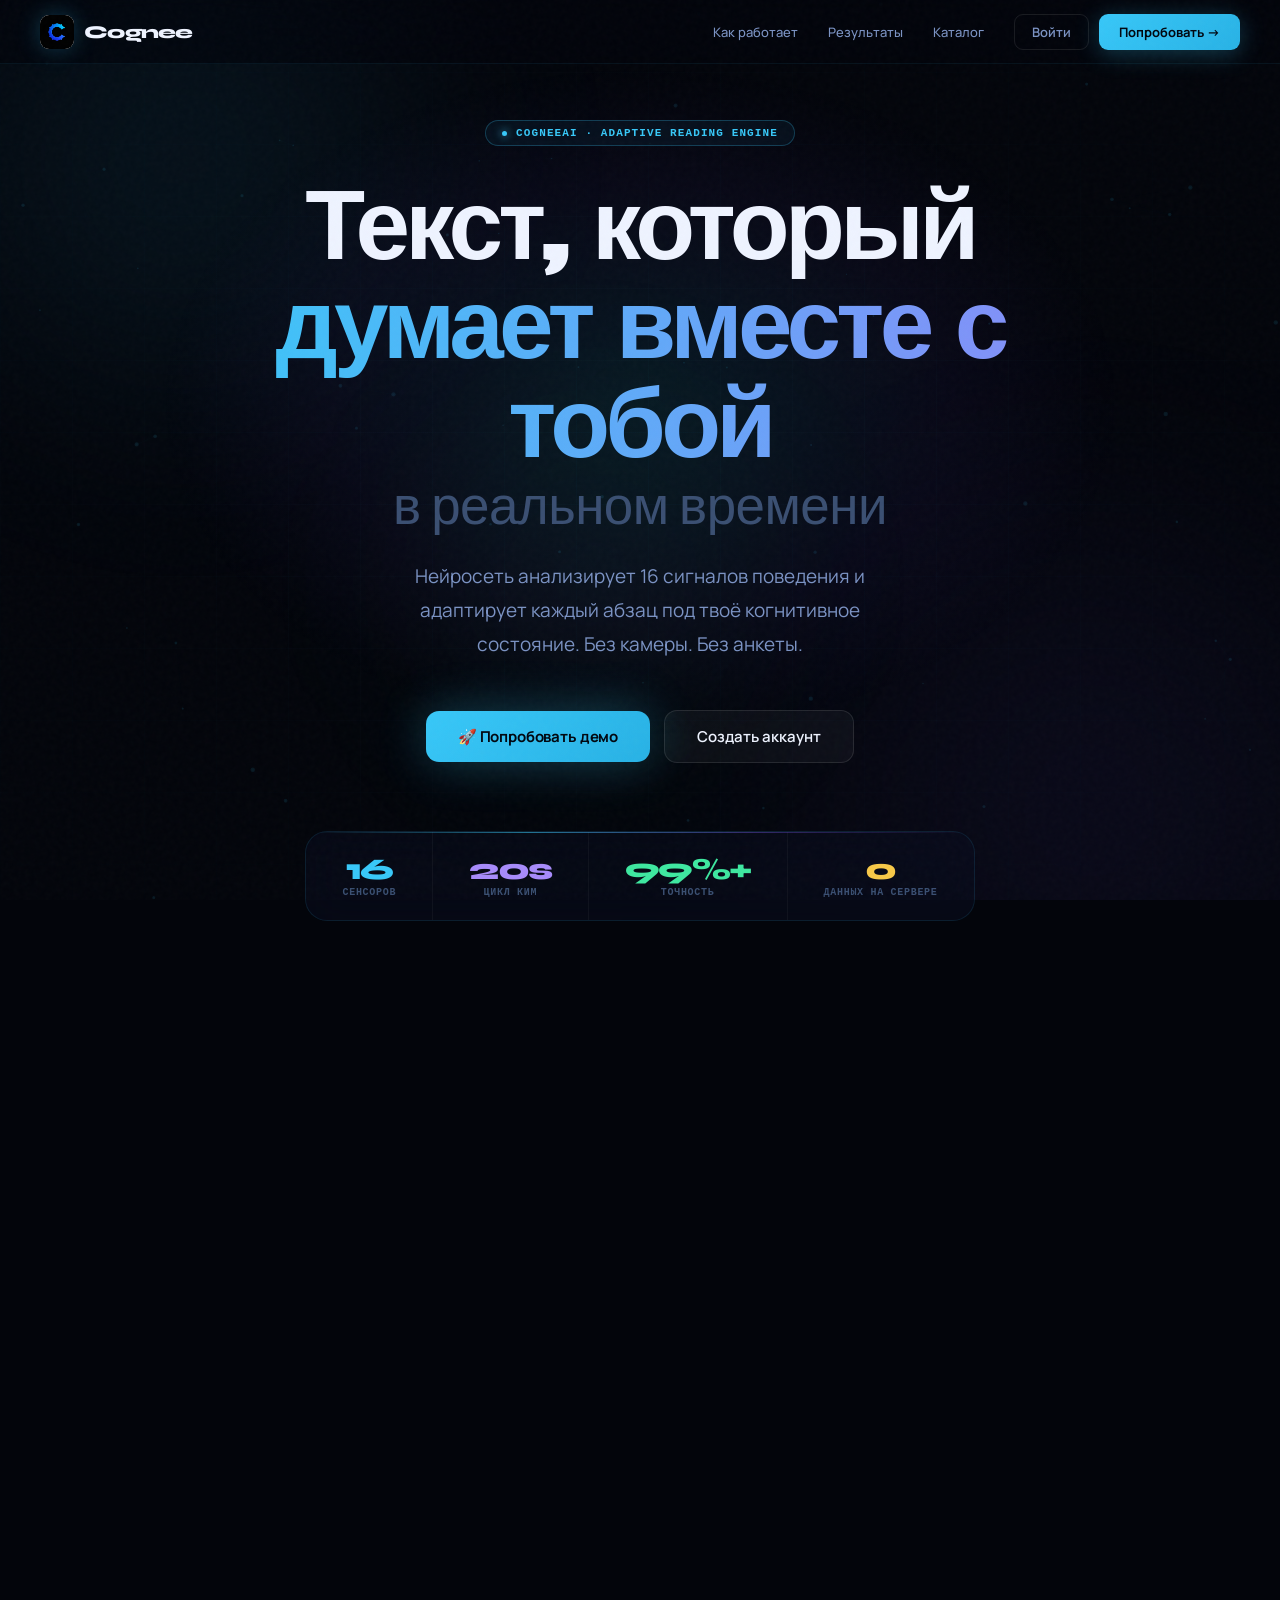
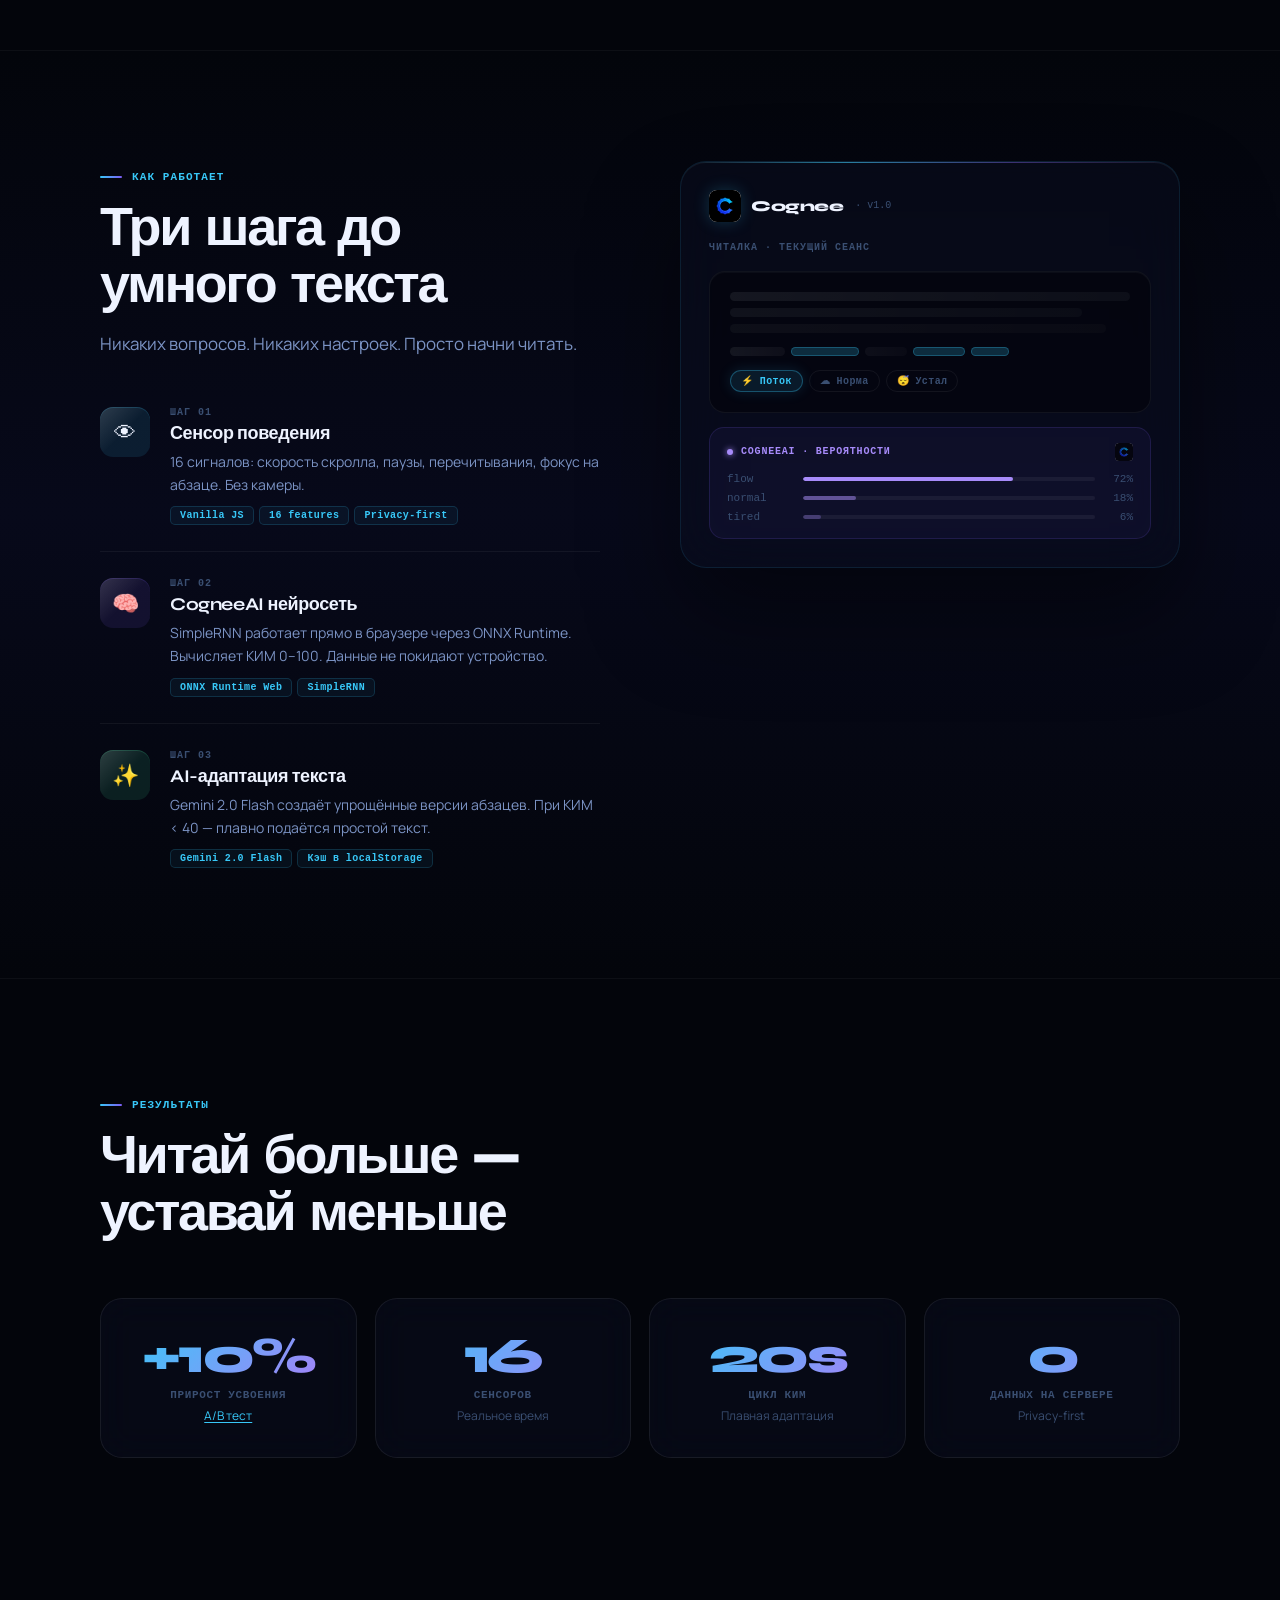
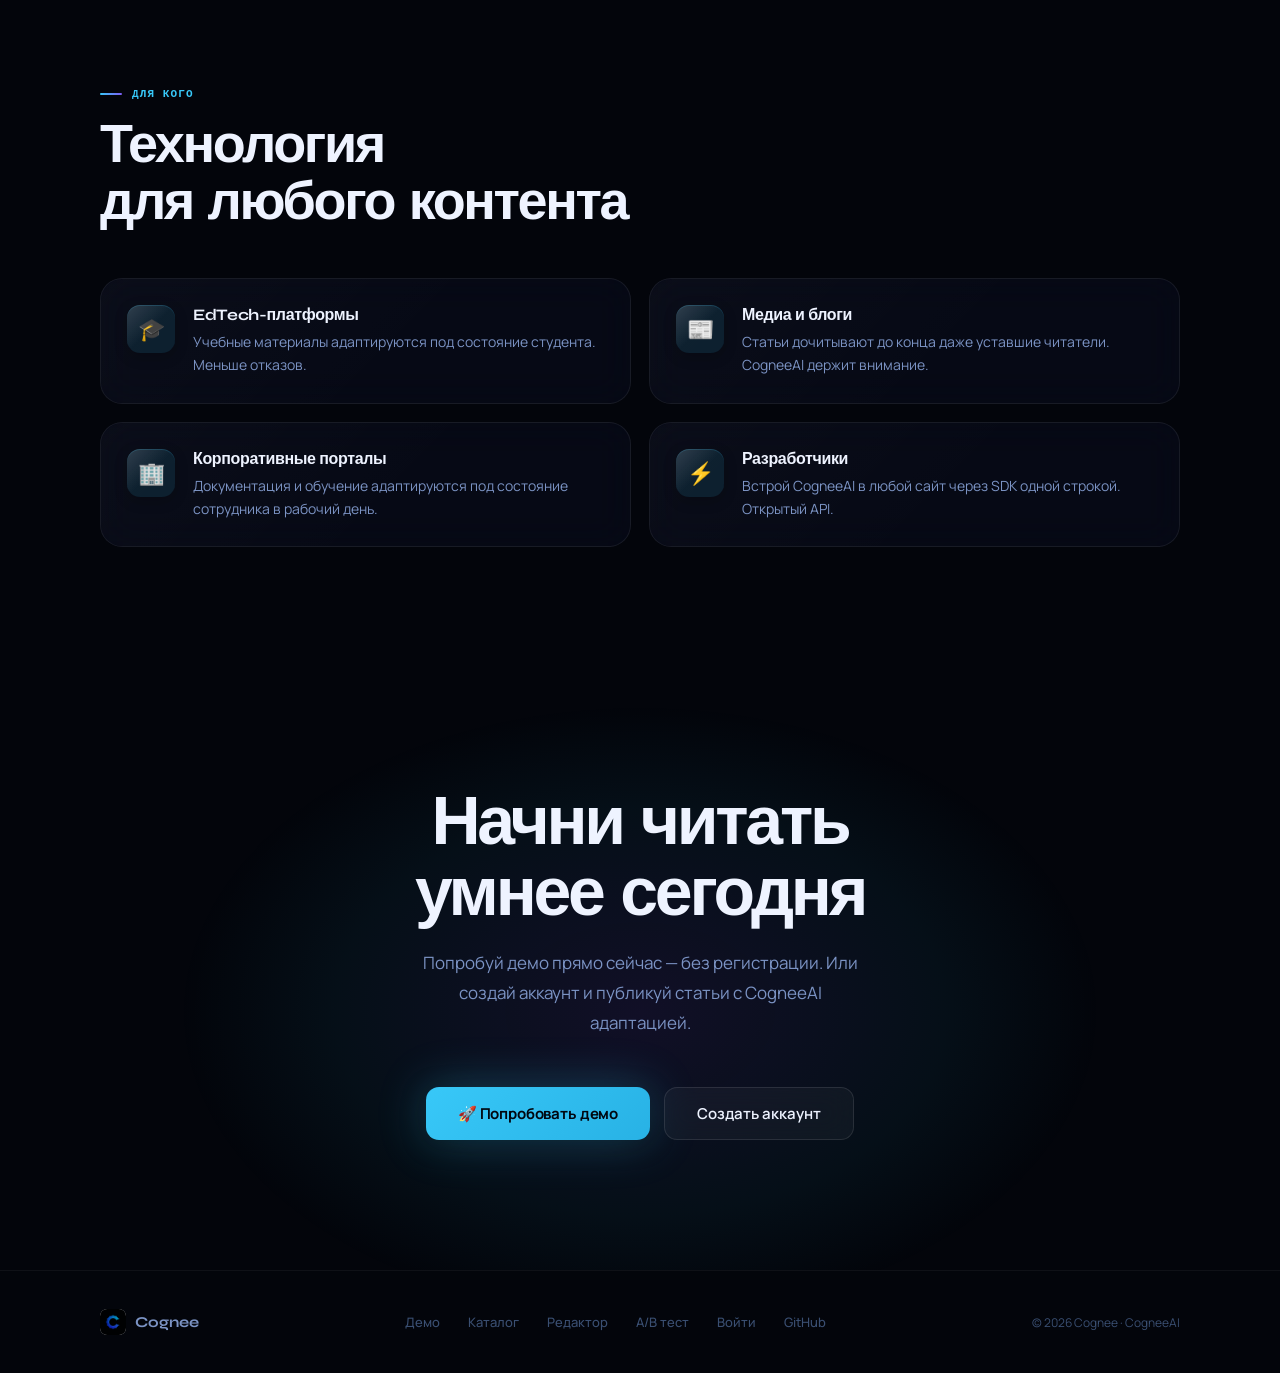
<file: index.html>
<!-- index.html — v1.0-->
<!-- Редирект на лендинг. Файл нужен, чтобы GitHub Pages отдавал что-то по корневому URL репозитория -->
<!DOCTYPE html>
<html lang="ru">
<head>
    <meta charset="UTF-8">
    <meta http-equiv="refresh" content="0; url=landing.html">
    <link rel="canonical" href="landing.html">
    <title>Cognee</title>
    <style>
        body {
            margin: 0; height: 100vh;
            display: flex; align-items: center; justify-content: center;
            background: #0D1117; color: #e6edf3;
            font-family: -apple-system, BlinkMacSystemFont, 'Segoe UI', sans-serif;
        }
        a { color: #4FC3F7; }
    </style>
</head>
<body>
    <p>Переходим на <a href="landing.html">Cognee</a>…</p>
    <script>location.replace('landing.html');</script>
</body>
</html>
</file>
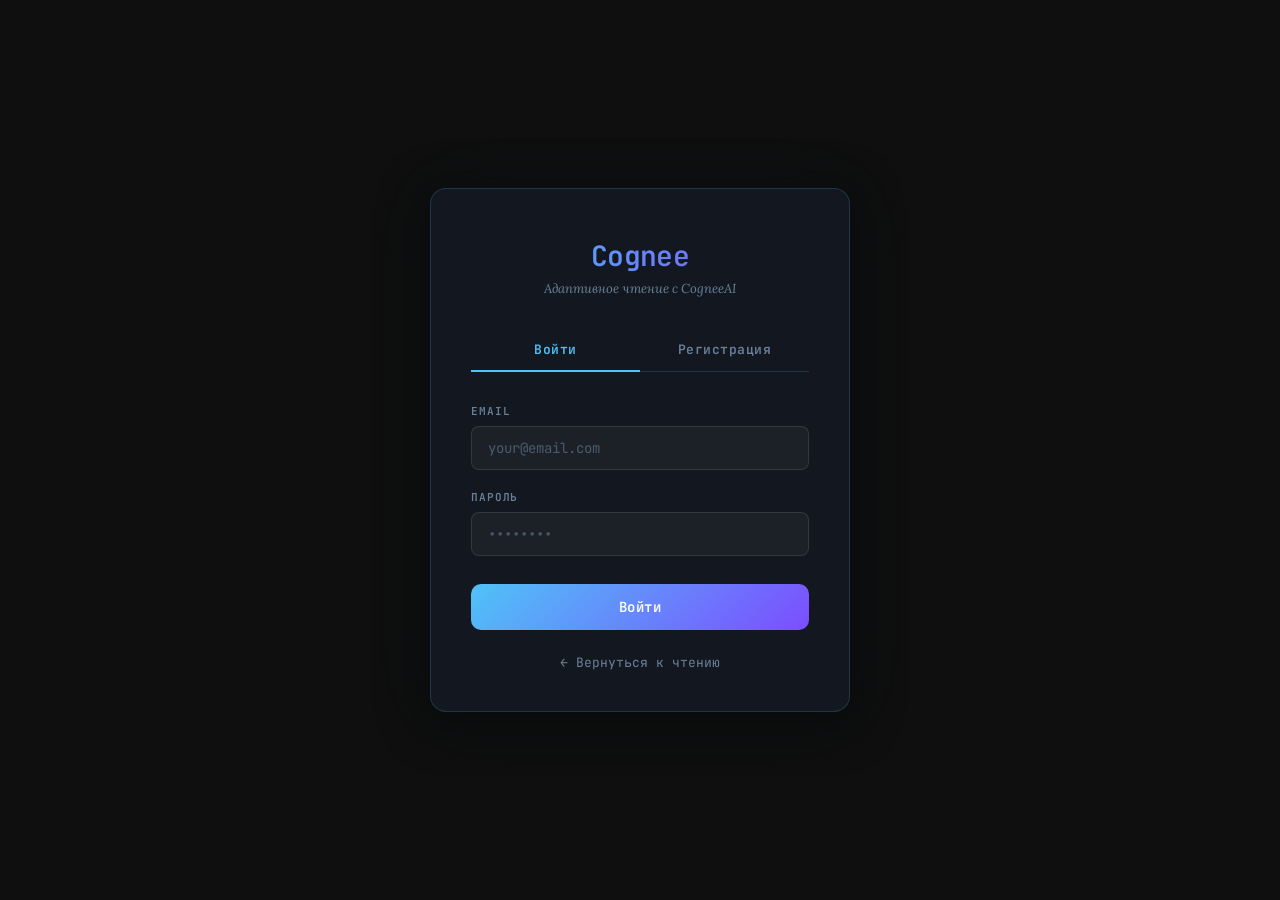
<file: auth.html>
<!-- auth.html — v1.0 -->

<!DOCTYPE html>
<html lang="ru">
<head>
    <meta charset="UTF-8">
    <meta name="viewport" content="width=device-width, initial-scale=1.0">
    <title>Cognee — Вход</title>

    <link rel="icon" type="image/png" href="favicon/favicon-96x96.png" sizes="96x96" />
    <link rel="icon" type="image/svg+xml" href="favicon/favicon.svg" />
    <link rel="shortcut icon" href="favicon/favicon.ico" />

    <link rel="preconnect" href="https://fonts.googleapis.com">
    <link rel="preconnect" href="https://fonts.gstatic.com" crossorigin>
    <link href="https://fonts.googleapis.com/css2?family=Lora:ital,wght@0,400;0,600;1,400&family=JetBrains+Mono:wght@400;600&display=swap" rel="stylesheet">

    <style>
        :root {
            --bg:       #0f0f0f;
            --surface:  #131820;
            --border:   rgba(79,195,247,0.18);
            --text:     #e8e0d0;
            --muted:    #6a8099;
            --accent:   #4FC3F7;
            --accent2:  #7C4DFF;
            --error:    #ef5350;
            --success:  #66BB6A;
            --warn:     #FFB74D;
        }

        * { box-sizing: border-box; margin: 0; padding: 0; }

        body {
            font-family: 'Lora', Georgia, serif;
            background: var(--bg);
            color: var(--text);
            min-height: 100vh;
            display: flex;
            align-items: center;
            justify-content: center;
            padding: 24px;
        }

        .auth-card {
            width: 100%;
            max-width: 420px;
            background: var(--surface);
            border: 1px solid var(--border);
            border-radius: 16px;
            padding: 48px 40px 40px;
            box-shadow: 0 8px 48px rgba(0,0,0,0.6), 0 0 80px rgba(79,195,247,0.04);
        }

        .auth-logo { text-align: center; margin-bottom: 32px; }
        .auth-logo-title {
            font-family: 'JetBrains Mono', monospace;
            font-size: 28px; font-weight: 600;
            background: linear-gradient(135deg, #4FC3F7, #7C4DFF);
            -webkit-background-clip: text; -webkit-text-fill-color: transparent;
            background-clip: text; letter-spacing: -0.02em;
        }
        .auth-logo-sub { font-size: 13px; color: var(--muted); margin-top: 6px; font-style: italic; }

        /* Таб-переключатель */
        .auth-tabs { display: flex; border-bottom: 1px solid var(--border); margin-bottom: 32px; }
        .auth-tab {
            flex: 1; background: none; border: none; color: var(--muted);
            font-family: 'JetBrains Mono', monospace; font-size: 13px; font-weight: 600;
            letter-spacing: 0.04em; padding: 12px 0; cursor: pointer;
            border-bottom: 2px solid transparent; margin-bottom: -1px;
            transition: color 0.2s ease, border-color 0.2s ease;
        }
        .auth-tab.active { color: var(--accent); border-bottom-color: var(--accent); }

        /* Поля */
        .auth-field { margin-bottom: 20px; }
        .auth-label {
            display: block; font-family: 'JetBrains Mono', monospace;
            font-size: 11px; font-weight: 600; color: var(--muted);
            letter-spacing: 0.08em; text-transform: uppercase; margin-bottom: 8px;
        }
        .auth-input {
            width: 100%; background: rgba(255,255,255,0.04);
            border: 1px solid rgba(255,255,255,0.1); border-radius: 8px;
            color: var(--text); font-family: 'JetBrains Mono', monospace;
            font-size: 14px; padding: 12px 16px; outline: none;
            transition: border-color 0.2s ease, box-shadow 0.2s ease;
        }
        .auth-input:focus {
            border-color: var(--accent);
            box-shadow: 0 0 0 3px rgba(79,195,247,0.12);
        }
        .auth-input::placeholder { color: var(--muted); opacity: 0.6; }

        /* Состояния поля имени */
        .auth-input.name-ok       { border-color: rgba(102,187,106,0.5); }
        .auth-input.name-taken    { border-color: rgba(239,83,80,0.5); }
        .auth-input.name-checking { border-color: rgba(255,183,77,0.4); }

        /* Подсказка под полем имени */
        .name-check-hint {
            display: flex; align-items: center; gap: 6px;
            margin-top: 6px;
            font-family: 'JetBrains Mono', monospace;
            font-size: 11px; letter-spacing: 0.03em;
            min-height: 16px; transition: opacity 0.2s;
        }
        .name-check-hint.hidden  { opacity: 0; }
        .name-check-hint.ok      { color: #66BB6A; }
        .name-check-hint.taken   { color: #EF5350; }
        .name-check-hint.warn    { color: #FFB74D; }
        .name-check-hint.loading { color: var(--muted); }

        /* Кнопка */
        .auth-btn {
            width: 100%;
            background: linear-gradient(135deg, #4FC3F7, #7C4DFF);
            border: none; border-radius: 10px; color: #fff;
            font-family: 'JetBrains Mono', monospace; font-size: 14px;
            font-weight: 600; letter-spacing: 0.04em; padding: 14px;
            cursor: pointer; margin-top: 8px;
            transition: opacity 0.2s ease, transform 0.1s ease;
        }
        .auth-btn:hover  { opacity: 0.9; }
        .auth-btn:active { transform: scale(0.98); }
        .auth-btn:disabled { opacity: 0.5; cursor: not-allowed; }

        /* Сообщения */
        .auth-message {
            margin-top: 16px; padding: 10px 16px; border-radius: 8px;
            font-size: 13px; font-family: 'JetBrains Mono', monospace; display: none;
        }
        .auth-message.error {
            background: rgba(239,83,80,0.12); border: 1px solid rgba(239,83,80,0.3);
            color: #ef9a9a; display: block;
        }
        .auth-message.success {
            background: rgba(102,187,106,0.12); border: 1px solid rgba(102,187,106,0.3);
            color: #a5d6a7; display: block;
        }

        .auth-back {
            display: block; text-align: center; margin-top: 24px; font-size: 13px;
            color: var(--muted); text-decoration: none; font-family: 'JetBrains Mono', monospace;
            transition: color 0.2s ease;
        }
        .auth-back:hover { color: var(--accent); }

        .auth-spinner {
            display: inline-block; width: 14px; height: 14px;
            border: 2px solid rgba(255,255,255,0.3); border-top-color: #fff;
            border-radius: 50%; animation: spin 0.7s linear infinite;
            vertical-align: middle; margin-right: 8px;
        }
        @keyframes spin { to { transform: rotate(360deg); } }

        #offline-warn {
            background: rgba(255,183,77,0.12); border: 1px solid rgba(255,183,77,0.3);
            border-radius: 8px; color: #FFB74D; font-family: 'JetBrains Mono', monospace;
            font-size: 12px; padding: 10px 14px; margin-bottom: 24px;
            display: none; line-height: 1.6;
        }
    </style>
</head>
<body>

<div class="auth-card">
    <div class="auth-logo">
        <div class="auth-logo-title">Cognee</div>
        <div class="auth-logo-sub">Адаптивное чтение с CogneeAI</div>
    </div>

    <div id="offline-warn">
        ⚠ Supabase не настроен в config.js.<br>
        Добавь COGNEE_SUPABASE_URL и COGNEE_SUPABASE_KEY.
    </div>

    <div class="auth-tabs">
        <button class="auth-tab active" id="tab-signin" onclick="switchTab('signin')">Войти</button>
        <button class="auth-tab"        id="tab-signup" onclick="switchTab('signup')">Регистрация</button>
    </div>

    <!-- Форма входа -->
    <div id="form-signin">
        <div class="auth-field">
            <label class="auth-label" for="signin-email">Email</label>
            <input class="auth-input" id="signin-email" type="email" placeholder="your@email.com" autocomplete="email">
        </div>
        <div class="auth-field">
            <label class="auth-label" for="signin-password">Пароль</label>
            <input class="auth-input" id="signin-password" type="password" placeholder="••••••••" autocomplete="current-password">
        </div>
        <button class="auth-btn" id="signin-btn" onclick="handleSignIn()">Войти</button>
        <div class="auth-message" id="signin-msg"></div>
    </div>

    <!-- Форма регистрации -->
    <div id="form-signup" style="display:none">
        <div class="auth-field">
            <label class="auth-label" for="signup-name">Имя (необязательно)</label>
            <input class="auth-input" id="signup-name" type="text"
                   placeholder="Читатель" autocomplete="name"
                   maxlength="30" autocorrect="off" spellcheck="false">
            <!-- Live-подсказка об уникальности -->
            <div class="name-check-hint hidden" id="signup-name-hint"></div>
        </div>
        <div class="auth-field">
            <label class="auth-label" for="signup-email">Email</label>
            <input class="auth-input" id="signup-email" type="email" placeholder="your@email.com" autocomplete="email">
        </div>
        <div class="auth-field">
            <label class="auth-label" for="signup-password">Пароль (минимум 6 символов)</label>
            <input class="auth-input" id="signup-password" type="password" placeholder="••••••••" autocomplete="new-password">
        </div>
        <button class="auth-btn" id="signup-btn" onclick="handleSignUp()">Создать аккаунт</button>
        <div class="auth-message" id="signup-msg"></div>
    </div>

    <a class="auth-back" href="reader.html?id=1">← Вернуться к чтению</a>
</div>

<script src="config.js" onerror="onConfigMissing()"></script>
<script src="supabase.js"></script>
<script>
(async function () {
    if (!window.COGNEE_SUPABASE_URL || !window.COGNEE_SUPABASE_KEY) {
        document.getElementById('offline-warn').style.display = 'block';
        return;
    }

    await CogneeSupabase.init();

    if (CogneeSupabase.isAuthenticated()) {
        window.location.href = 'profile.html';
    }
})();

function onConfigMissing() {
    document.getElementById('offline-warn').style.display = 'block';
}

// ── Переключение вкладок ──────────────────────────────────────────────────────
function switchTab(tab) {
    const isSignin = (tab === 'signin');
    document.getElementById('form-signin').style.display = isSignin ? 'block' : 'none';
    document.getElementById('form-signup').style.display = isSignin ? 'none'  : 'block';
    document.getElementById('tab-signin').classList.toggle('active',  isSignin);
    document.getElementById('tab-signup').classList.toggle('active', !isSignin);
}

// ── Live-проверка имени при регистрации ───────────────────────────────────────
let _nameTimer = null;

document.addEventListener('DOMContentLoaded', () => {
    const nameInput = document.getElementById('signup-name');
    if (nameInput) {
        nameInput.addEventListener('input', () => {
            const value = nameInput.value.trim();

            // Пусто — нет подсказки (имя необязательно)
            if (!value) {
                setSignupNameHint('hidden', '');
                setSignupNameState('');
                return;
            }

            clearTimeout(_nameTimer);
            setSignupNameHint('loading', '⏳ Проверяем…');
            setSignupNameState('checking');

            _nameTimer = setTimeout(() => checkSignupName(value), 600);
        });
    }
});

async function checkSignupName(name) {
    if (!window.CogneeSupabase?.checkNameAvailable) return;
    try {
        const result = await CogneeSupabase.checkNameAvailable(name, null);
        if (result.available) {
            setSignupNameHint('ok', '✓ Имя свободно');
            setSignupNameState('ok');
        } else {
            const msg      = result.error || 'Имя недоступно';
            const isReserved = msg.includes('зарезервировано') || msg.includes('reserved');
            setSignupNameHint(isReserved ? 'warn' : 'taken', '✗ ' + msg);
            setSignupNameState('taken');
        }
    } catch {
        setSignupNameHint('hidden', '');
        setSignupNameState('');
    }
}

function setSignupNameHint(type, text) {
    const hint = document.getElementById('signup-name-hint');
    if (!hint) return;
    hint.textContent = text;
    hint.className   = 'name-check-hint' + (type === 'hidden' ? ' hidden' : ' ' + type);
}

function setSignupNameState(state) {
    const input = document.getElementById('signup-name');
    if (!input) return;
    input.classList.remove('name-ok', 'name-taken', 'name-checking');
    if (state === 'ok')       input.classList.add('name-ok');
    if (state === 'taken')    input.classList.add('name-taken');
    if (state === 'checking') input.classList.add('name-checking');
}

// ── Вход ──────────────────────────────────────────────────────────────────────
async function handleSignIn() {
    const email    = document.getElementById('signin-email').value.trim();
    const password = document.getElementById('signin-password').value;
    const msg      = document.getElementById('signin-msg');
    const btn      = document.getElementById('signin-btn');

    if (!email || !password) { showMsg(msg, 'Заполни email и пароль', 'error'); return; }

    btn.disabled  = true;
    btn.innerHTML = '<span class="auth-spinner"></span>Входим...';
    msg.className = 'auth-message';

    try {
        await CogneeSupabase.signIn(email, password);
        showMsg(msg, '✓ Вход выполнен! Переходим...', 'success');
        setTimeout(() => window.location.href = 'profile.html', 800);
    } catch (e) {
        showMsg(msg, e.message, 'error');
        btn.disabled  = false;
        btn.innerHTML = 'Войти';
    }
}

// ── Регистрация ───────────────────────────────────────────────────────────────
async function handleSignUp() {
    const name     = document.getElementById('signup-name').value.trim();
    const email    = document.getElementById('signup-email').value.trim();
    const password = document.getElementById('signup-password').value;
    const msg      = document.getElementById('signup-msg');
    const btn      = document.getElementById('signup-btn');

    if (!email || !password) { showMsg(msg, 'Заполни email и пароль', 'error'); return; }
    if (password.length < 6) { showMsg(msg, 'Пароль — минимум 6 символов', 'error'); return; }

    // Если имя введено — проверяем уникальность перед отправкой
    if (name && window.CogneeSupabase?.checkNameAvailable) {
        const check = await CogneeSupabase.checkNameAvailable(name, null);
        if (!check.available) {
            showMsg(msg, check.error || 'Это имя недоступно — выбери другое', 'error');
            setSignupNameHint('taken', '✗ ' + (check.error || 'Имя недоступно'));
            setSignupNameState('taken');
            return;
        }
    }

    btn.disabled  = true;
    btn.innerHTML = '<span class="auth-spinner"></span>Создаём аккаунт...';
    msg.className = 'auth-message';

    try {
        const res = await CogneeSupabase.signUp(email, password, name || undefined);

        if (res.access_token) {
            showMsg(msg, '✓ Аккаунт создан! Переходим...', 'success');
            setTimeout(() => window.location.href = 'profile.html', 800);
        } else {
            showMsg(msg, '✓ Проверь почту — мы отправили письмо с подтверждением.', 'success');
            btn.innerHTML = 'Создать аккаунт';
            btn.disabled  = false;
        }
    } catch (e) {
        const errMsg = e.message || '';
        // Читаемые сообщения об ошибках имени
        if (errMsg.includes('name_taken') || errMsg.includes('уже занято')) {
            showMsg(msg, 'Это имя уже занято другим пользователем — выбери другое', 'error');
            setSignupNameHint('taken', '✗ Имя уже занято');
            setSignupNameState('taken');
        } else if (errMsg.includes('reserved_name') || errMsg.includes('зарезервировано')) {
            showMsg(msg, 'Это имя зарезервировано — выбери другое', 'error');
            setSignupNameHint('warn', '⚠ Имя зарезервировано');
            setSignupNameState('taken');
        } else {
            showMsg(msg, errMsg, 'error');
        }
        btn.disabled  = false;
        btn.innerHTML = 'Создать аккаунт';
    }
}

// ── Вспомогательные ───────────────────────────────────────────────────────────
function showMsg(el, text, type) {
    el.textContent = text;
    el.className   = 'auth-message ' + type;
}

document.addEventListener('keydown', e => {
    if (e.key !== 'Enter') return;
    const activeTab = document.getElementById('tab-signin').classList.contains('active');
    if (activeTab) handleSignIn();
    else           handleSignUp();
});
</script>
</body>
</html>
</file>
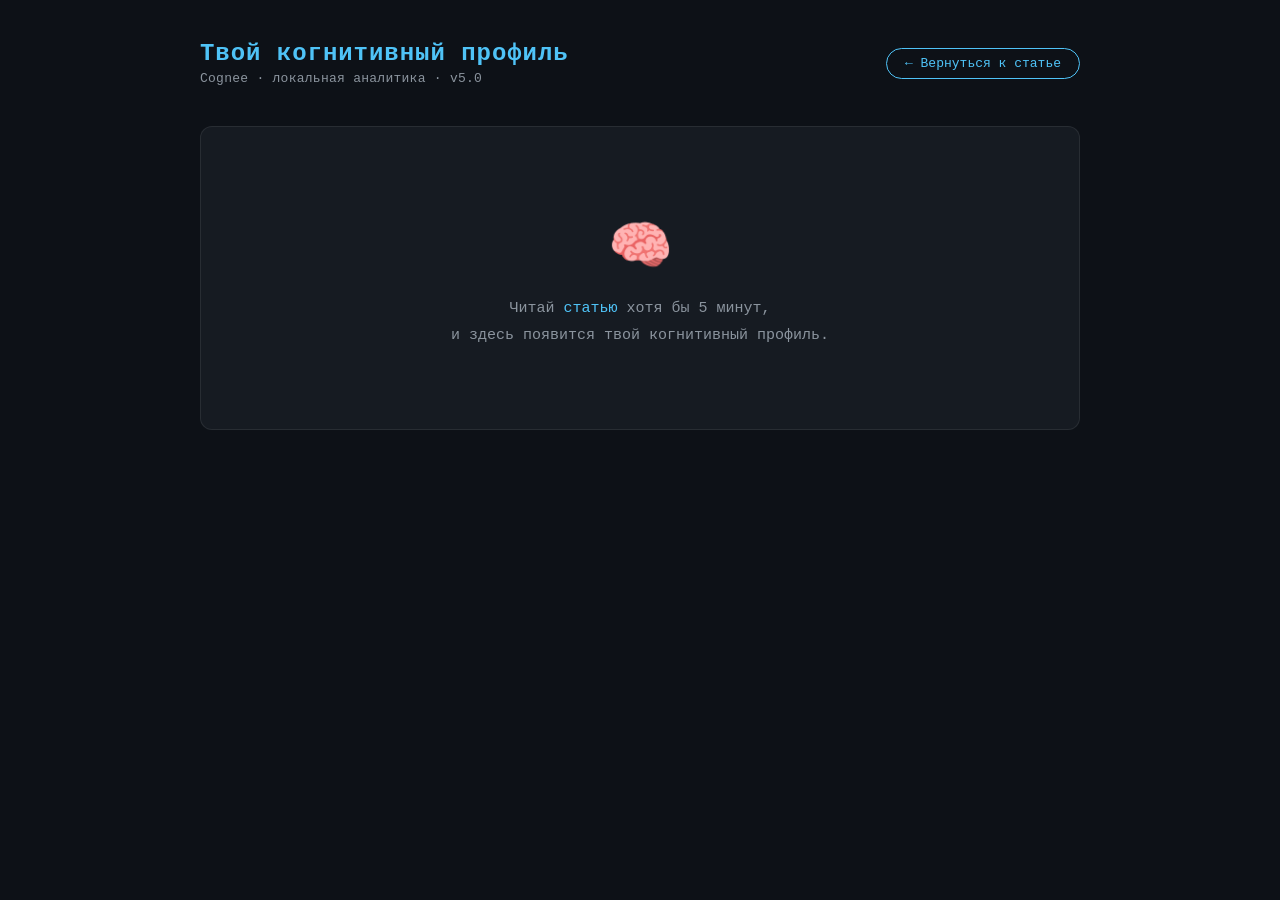
<file: dashboard.html>
<!DOCTYPE html>
<!-- dashboard.html — v1.0-->
<!-- Хронокогнитивный дашборд — личная страница профиля КИМ пользователя -->
<html lang="ru">
<head>
    <meta charset="UTF-8">
    <meta name="viewport" content="width=device-width, initial-scale=1.0">
    <title>Cognee — Твой когнитивный профиль</title>
    <style>
        /* ─── ПЕРЕМЕННЫЕ ─────────────────────────────────────────────────────── */
        :root {
            --bg:         #0D1117;
            --bg-card:    #161B22;
            --bg-card2:   #1C2128;
            --border:     rgba(255,255,255,0.08);
            --text:       #E6EDF3;
            --text-dim:   #8B949E;
            --accent:     #4FC3F7;
            --green:      #81C784;
            --orange:     #FFB74D;
            --red:        #EF5350;
        }

        * { box-sizing: border-box; margin: 0; padding: 0; }

        body {
            font-family: 'Courier New', monospace;
            background: var(--bg);
            color: var(--text);
            min-height: 100vh;
            padding: 40px 20px 80px;
        }

        /* ─── ШАПКА ──────────────────────────────────────────────────────────── */
        .dash-header {
            max-width: 880px;
            margin: 0 auto 40px;
            display: flex;
            align-items: center;
            justify-content: space-between;
            flex-wrap: wrap;
            gap: 16px;
        }

        .dash-title {
            font-size: 24px;
            font-weight: 700;
            color: var(--accent);
            letter-spacing: 0.04em;
        }

        .dash-title span {
            color: var(--text-dim);
            font-size: 13px;
            font-weight: 400;
            display: block;
            margin-top: 4px;
            letter-spacing: 0.02em;
        }

        .dash-back {
            color: var(--accent);
            text-decoration: none;
            font-size: 13px;
            border: 1px solid var(--accent);
            border-radius: 20px;
            padding: 7px 18px;
            transition: background 0.2s;
            white-space: nowrap;
        }

        .dash-back:hover { background: rgba(79,195,247,0.12); }

        /* ─── ОСНОВНОЙ КОНТЕЙНЕР ─────────────────────────────────────────────── */
        .dash-wrap {
            max-width: 880px;
            margin: 0 auto;
            display: flex;
            flex-direction: column;
            gap: 24px;
        }

        /* ─── КАРТОЧКИ МЕТРИК ────────────────────────────────────────────────── */
        .metrics-row {
            display: grid;
            grid-template-columns: repeat(3, 1fr);
            gap: 16px;
        }

        @media (max-width: 620px) {
            .metrics-row { grid-template-columns: 1fr; }
        }

        .metric-card {
            background: var(--bg-card);
            border: 1px solid var(--border);
            border-radius: 12px;
            padding: 22px 24px;
            display: flex;
            flex-direction: column;
            gap: 8px;
        }

        .metric-label {
            font-size: 11px;
            color: var(--text-dim);
            letter-spacing: 0.08em;
            text-transform: uppercase;
        }

        .metric-value {
            font-size: 38px;
            font-weight: 700;
            line-height: 1;
        }

        .metric-sub {
            font-size: 12px;
            color: var(--text-dim);
        }

        /* ─── БЛОК ГРАФИКА ───────────────────────────────────────────────────── */
        .chart-card {
            background: var(--bg-card);
            border: 1px solid var(--border);
            border-radius: 12px;
            padding: 28px 28px 20px;
        }

        .chart-title {
            font-size: 12px;
            color: var(--text-dim);
            letter-spacing: 0.08em;
            text-transform: uppercase;
            margin-bottom: 20px;
        }

        .chart-wrap {
            overflow-x: auto;
            padding-bottom: 4px;
        }

        svg.bar-chart {
            display: block;
            overflow: visible;
        }

        /* ─── ЛЕГЕНДА ────────────────────────────────────────────────────────── */
        .legend {
            display: flex;
            gap: 20px;
            margin-top: 16px;
            flex-wrap: wrap;
        }

        .legend-item {
            display: flex;
            align-items: center;
            gap: 6px;
            font-size: 11px;
            color: var(--text-dim);
        }

        .legend-dot {
            width: 10px;
            height: 10px;
            border-radius: 2px;
            flex-shrink: 0;
        }

        /* ─── PLACEHOLDER ────────────────────────────────────────────────────── */
        .placeholder {
            text-align: center;
            padding: 60px 20px;
            color: var(--text-dim);
        }

        .placeholder-icon { font-size: 52px; margin-bottom: 16px; }

        .placeholder-text {
            font-size: 15px;
            line-height: 1.8;
        }

        .placeholder-text a {
            color: var(--accent);
            text-decoration: none;
        }

        .placeholder-text a:hover { text-decoration: underline; }

        /* ─── БЛОК ИСТОРИИ ───────────────────────────────────────────────────── */
        .history-card {
            background: var(--bg-card);
            border: 1px solid var(--border);
            border-radius: 12px;
            padding: 28px;
        }

        .history-title {
            font-size: 12px;
            color: var(--text-dim);
            letter-spacing: 0.08em;
            text-transform: uppercase;
            margin-bottom: 14px;
        }

        .history-list {
            display: flex;
            flex-direction: column;
            gap: 5px;
            max-height: 220px;
            overflow-y: auto;
            padding-right: 4px;
        }

        .history-list::-webkit-scrollbar { width: 4px; }
        .history-list::-webkit-scrollbar-track { background: transparent; }
        .history-list::-webkit-scrollbar-thumb { background: rgba(255,255,255,0.1); border-radius: 2px; }

        .history-item {
            display: flex;
            justify-content: space-between;
            align-items: center;
            padding: 7px 12px;
            border-radius: 6px;
            background: var(--bg-card2);
            font-size: 12px;
            gap: 8px;
        }

        .history-time { color: var(--text-dim); flex-shrink: 0; }
        .history-kim  { color: var(--text); font-weight: 600; }

        .zone-badge {
            font-size: 11px;
            padding: 2px 9px;
            border-radius: 10px;
            flex-shrink: 0;
        }

        .zone-focus  { background: rgba(79,195,247,0.15);  color: #4FC3F7; }
        .zone-normal { background: rgba(129,199,132,0.15); color: #81C784; }
        .zone-tired  { background: rgba(255,183,77,0.15);  color: #FFB74D; }

        /* ─── КНОПКА СБРОСА ──────────────────────────────────────────────────── */
        .reset-btn {
            background: transparent;
            color: var(--red);
            border: 1px solid rgba(239,83,80,0.35);
            border-radius: 8px;
            padding: 8px 16px;
            font-size: 12px;
            font-family: 'Courier New', monospace;
            cursor: pointer;
            transition: background 0.2s, border-color 0.2s;
            margin-top: 14px;
        }

        .reset-btn:hover {
            background: rgba(239,83,80,0.1);
            border-color: rgba(239,83,80,0.6);
        }
    </style>
</head>
<body>

<div class="dash-header">
    <div class="dash-title">
        Твой когнитивный профиль
        <span>Cognee · локальная аналитика · v5.0</span>
    </div>
    <a class="dash-back" href="reader.html?id=1">← Вернуться к статье</a>
</div>

<div class="dash-wrap" id="dash-content">
    <!-- Контент рендерится через JS ниже -->
</div>

<script src="storage.js"></script>
<script>
// Встроенный dashboard script — v5.0
(function () {

    const container = document.getElementById('dash-content');

    // ─── ВСПОМОГАТЕЛЬНЫЕ ─────────────────────────────────────────────────────

    function kimColor(kim) {
        if (kim > 70)  return '#4FC3F7';
        if (kim >= 40) return '#81C784';
        if (kim > 0)   return '#FFB74D';
        return '#2a2f38'; // нет данных за этот час/день
    }

    function zoneName(zone) {
        const map = { focus: 'Поток', normal: 'Норма', tired: 'Усталость' };
        return map[zone] || '—';
    }

    function pad(n) { return String(n).padStart(2, '0'); }

    function formatTime(ts) {
        const d = new Date(ts);
        return `${pad(d.getDate())}.${pad(d.getMonth() + 1)} ${pad(d.getHours())}:${pad(d.getMinutes())}`;
    }

    // ─── SVG СТОЛБЧАТАЯ ДИАГРАММА ────────────────────────────────────────────
    // Строит SVG-гистограмму без внешних библиотек.
    // values  — массив чисел 0–100
    // labels  — массив подписей (строки; пустая строка = не показываем)
    // svgW    — ширина SVG в пикселях
    function buildBarChart(values, labels, svgW) {
        const W      = svgW || 800;
        const H      = 150;
        const PAD_L  = 12;
        const PAD_R  = 12;
        const PAD_T  = 14;
        const PAD_B  = 28;
        const n      = values.length;
        const innerW = W - PAD_L - PAD_R;
        const innerH = H - PAD_T - PAD_B;
        const gapW   = innerW / n;
        const barW   = Math.max(4, Math.floor(gapW) - 4);

        let gridSVG = '';
        let rectSVG = '';
        let valSVG  = '';
        let lblSVG  = '';

        // Горизонтальные линии-ориентиры
        [25, 50, 75].forEach(pct => {
            const gy = PAD_T + innerH - (pct / 100) * innerH;
            gridSVG += `<line x1="${PAD_L}" y1="${gy.toFixed(1)}"
                              x2="${(W - PAD_R).toFixed(1)}" y2="${gy.toFixed(1)}"
                         stroke="rgba(255,255,255,0.05)" stroke-width="1"/>`;
            gridSVG += `<text x="${PAD_L}" y="${(gy - 3).toFixed(1)}"
                          font-size="8" fill="rgba(255,255,255,0.2)"
                          font-family="'Courier New',monospace">${pct}</text>`;
        });

        values.forEach((v, i) => {
            const cx   = PAD_L + i * gapW + gapW / 2;
            const x    = cx - barW / 2;
            const barH = v > 0 ? Math.max(4, (v / 100) * innerH) : 2;
            const y    = PAD_T + innerH - barH;
            const col  = kimColor(v);
            const op   = v > 0 ? '1' : '0.12';

            rectSVG += `<rect x="${x.toFixed(1)}" y="${y.toFixed(1)}"
                              width="${barW}" height="${barH.toFixed(1)}"
                              fill="${col}" rx="3" opacity="${op}"/>`;

            // Значение над столбиком (только если есть данные)
            if (v > 0) {
                valSVG += `<text x="${cx.toFixed(1)}" y="${(y - 5).toFixed(1)}"
                              text-anchor="middle" font-size="9" fill="${col}"
                              font-family="'Courier New',monospace">${v}</text>`;
            }

            // Подпись оси X
            if (labels[i]) {
                lblSVG += `<text x="${cx.toFixed(1)}" y="${(H - 7).toFixed(1)}"
                              text-anchor="middle" font-size="10" fill="#8B949E"
                              font-family="'Courier New',monospace">${labels[i]}</text>`;
            }
        });

        return `<svg class="bar-chart"
                     width="${W}" height="${H}"
                     viewBox="0 0 ${W} ${H}"
                     xmlns="http://www.w3.org/2000/svg">
                    ${gridSVG}${rectSVG}${valSVG}${lblSVG}
                </svg>`;
    }

    // ─── ГЛАВНЫЙ РЕНДЕР ───────────────────────────────────────────────────────
    function render() {

        // Проверяем наличие storage.js
        if (!window.CogneeStorage) {
            container.innerHTML = `
                <div class="chart-card">
                    <div class="placeholder">
                        <div class="placeholder-icon">⚠️</div>
                        <div class="placeholder-text">
                            storage.js не загружен.<br>
                            Убедись, что файл <strong>storage.js</strong>
                            находится в той же папке что и dashboard.html.
                        </div>
                    </div>
                </div>`;
            return;
        }

        const history = window.CogneeStorage.getHistory();

        // ── Нет данных ──────────────────────────────────────────────────────
        if (history.length === 0) {
            container.innerHTML = `
                <div class="chart-card">
                    <div class="placeholder">
                        <div class="placeholder-icon">🧠</div>
                        <div class="placeholder-text">
                            Читай <a href="reader.html?id=1">статью</a> хотя бы 5 минут,<br>
                            и здесь появится твой когнитивный профиль.
                        </div>
                    </div>
                </div>`;
            return;
        }

        const hourly = window.CogneeStorage.getHourlyStats();
        const daily  = window.CogneeStorage.getDailyStats();
        const bestH  = window.CogneeStorage.getBestHour();
        const worstH = window.CogneeStorage.getWorstHour();
        const total  = history.length;
        const avgKIM = Math.round(
            history.reduce((s, r) => s + r.kim, 0) / total * 10
        ) / 10;

        // ── Карточки метрик ──────────────────────────────────────────────────
        const bestColor  = bestH  >= 0 ? kimColor(hourly[bestH])  : '#4FC3F7';
        const worstColor = worstH >= 0 ? kimColor(hourly[worstH]) : '#FFB74D';

        const metricsHTML = `
            <div class="metrics-row">
                <div class="metric-card">
                    <div class="metric-label">⚡ Лучший час</div>
                    <div class="metric-value" style="color:${bestColor}">
                        ${bestH >= 0 ? bestH + ':00' : '—'}
                    </div>
                    <div class="metric-sub">
                        ${bestH >= 0 ? 'средний КИМ · ' + hourly[bestH] : 'недостаточно данных'}
                    </div>
                </div>
                <div class="metric-card">
                    <div class="metric-label">🌙 Тяжёлый час</div>
                    <div class="metric-value" style="color:${worstColor}">
                        ${worstH >= 0 ? worstH + ':00' : '—'}
                    </div>
                    <div class="metric-sub">
                        ${worstH >= 0 ? 'средний КИМ · ' + hourly[worstH] : 'недостаточно данных'}
                    </div>
                </div>
                <div class="metric-card">
                    <div class="metric-label">📊 Записей / Средний КИМ</div>
                    <div class="metric-value" style="color:#E6EDF3">${total}</div>
                    <div class="metric-sub">средний КИМ · ${avgKIM}</div>
                </div>
            </div>`;

        // ── Подписи для графиков ──────────────────────────────────────────────
        // Для часового: показываем каждый 3-й час
        const hourLabels = Array.from({ length: 24 }, (_, i) =>
            i % 3 === 0 ? String(i) : '');

        const dayLabels = ['Вс', 'Пн', 'Вт', 'Ср', 'Чт', 'Пт', 'Сб'];

        // ── Графики ──────────────────────────────────────────────────────────
        const chartHourHTML = `
            <div class="chart-card">
                <div class="chart-title">КИМ по часам суток</div>
                <div class="chart-wrap">
                    ${buildBarChart(hourly, hourLabels, 820)}
                </div>
                <div class="legend">
                    <div class="legend-item">
                        <div class="legend-dot" style="background:#4FC3F7"></div>Поток (&gt;70)
                    </div>
                    <div class="legend-item">
                        <div class="legend-dot" style="background:#81C784"></div>Норма (40–70)
                    </div>
                    <div class="legend-item">
                        <div class="legend-dot" style="background:#FFB74D"></div>Усталость (&lt;40)
                    </div>
                </div>
            </div>`;

        const chartDayHTML = `
            <div class="chart-card">
                <div class="chart-title">КИМ по дням недели</div>
                <div class="chart-wrap">
                    ${buildBarChart(daily, dayLabels, 420)}
                </div>
            </div>`;

        // ── Последние 20 записей ──────────────────────────────────────────────
        const recent = history.slice(-20).reverse();
        const histItems = recent.map(r => `
            <div class="history-item">
                <span class="history-time">${formatTime(r.timestamp)}</span>
                <span class="history-kim">КИМ: ${r.kim}</span>
                <span class="zone-badge zone-${r.zone}">${zoneName(r.zone)}</span>
            </div>`).join('');

        const historyHTML = `
            <div class="history-card">
                <div class="history-title">Последние 20 записей</div>
                <div class="history-list">${histItems}</div>
                <button class="reset-btn" id="reset-btn">🗑 Очистить всю историю</button>
            </div>`;

        // ── Финальная сборка ──────────────────────────────────────────────────
        container.innerHTML = metricsHTML + chartHourHTML + chartDayHTML + historyHTML;

        // Кнопка очистки
        document.getElementById('reset-btn').addEventListener('click', () => {
            if (confirm('Удалить всю историю КИМ?\nЭто действие нельзя отменить.')) {
                localStorage.removeItem('cognee_kim_history');
                render();
            }
        });
    }

    // Запускаем после полной загрузки DOM
    if (document.readyState === 'loading') {
        document.addEventListener('DOMContentLoaded', render);
    } else {
        render();
    }

})();
</script>
</body>
</html>
</file>
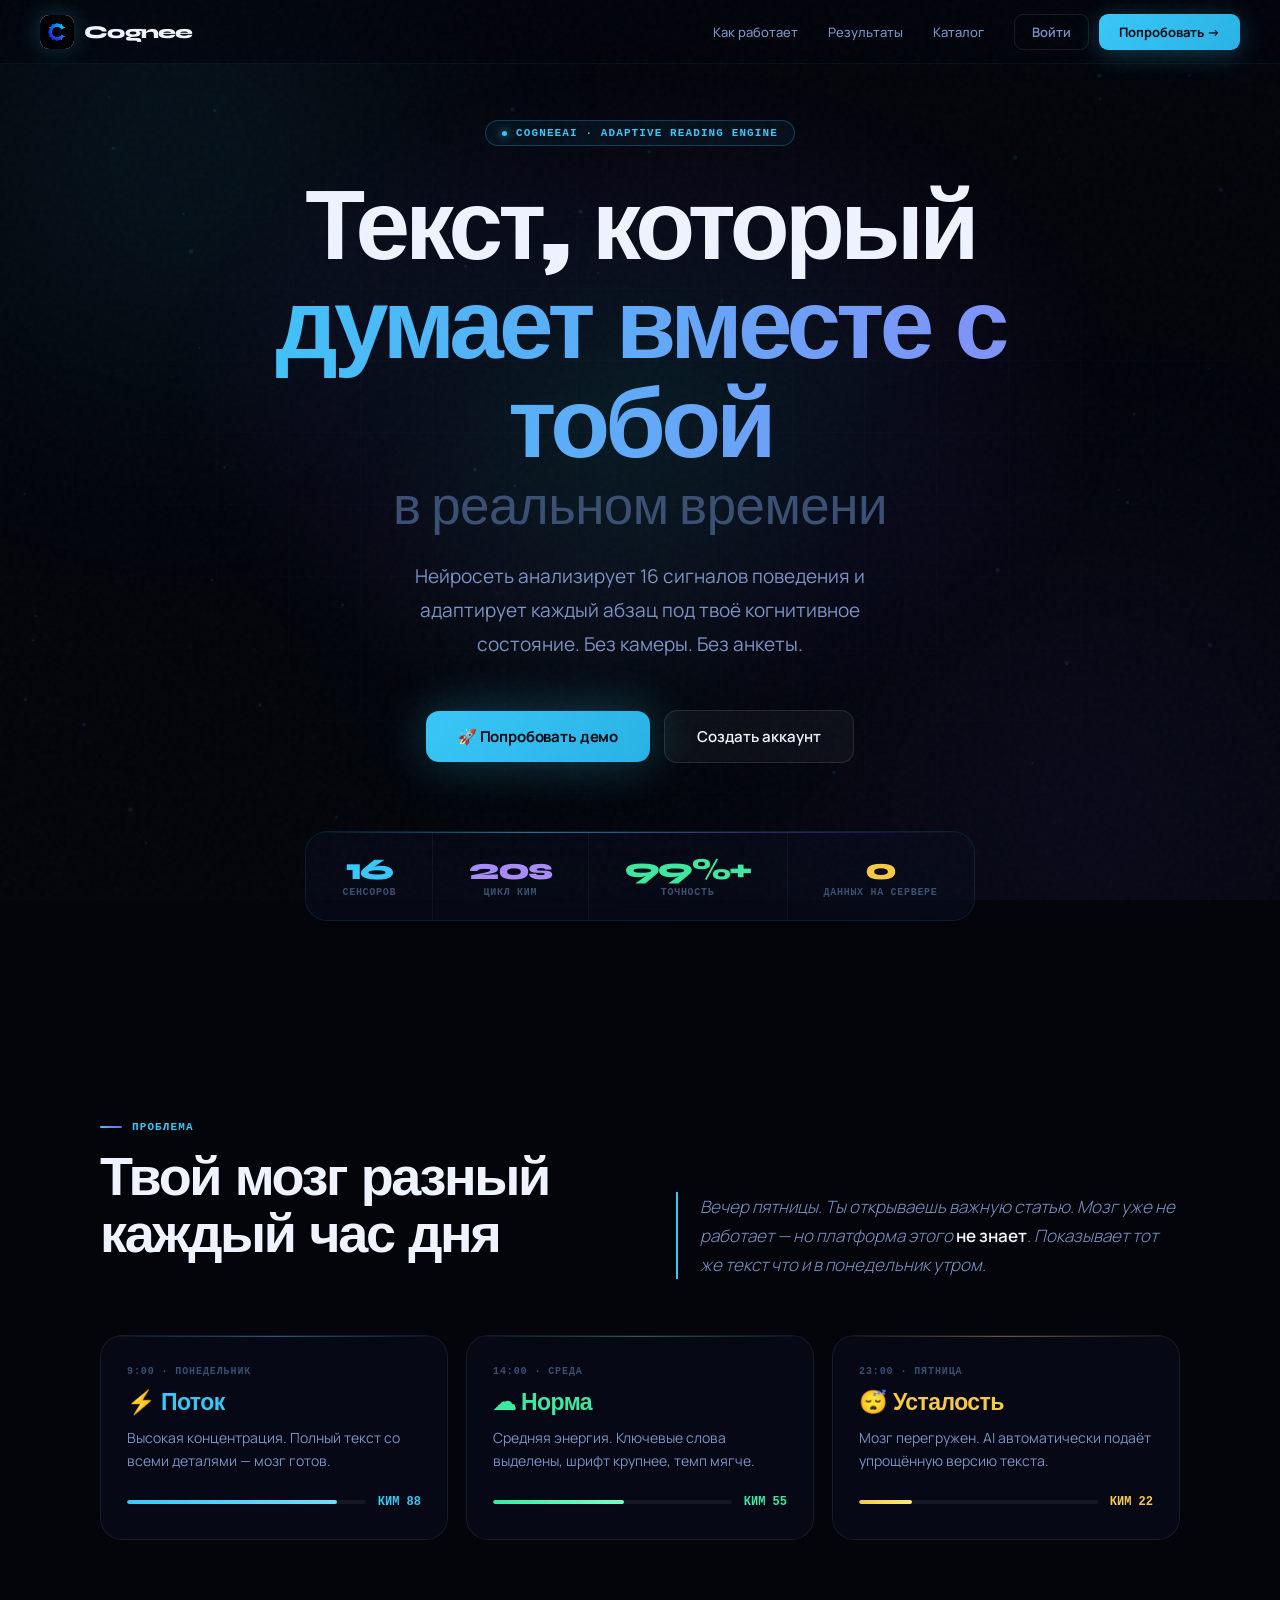
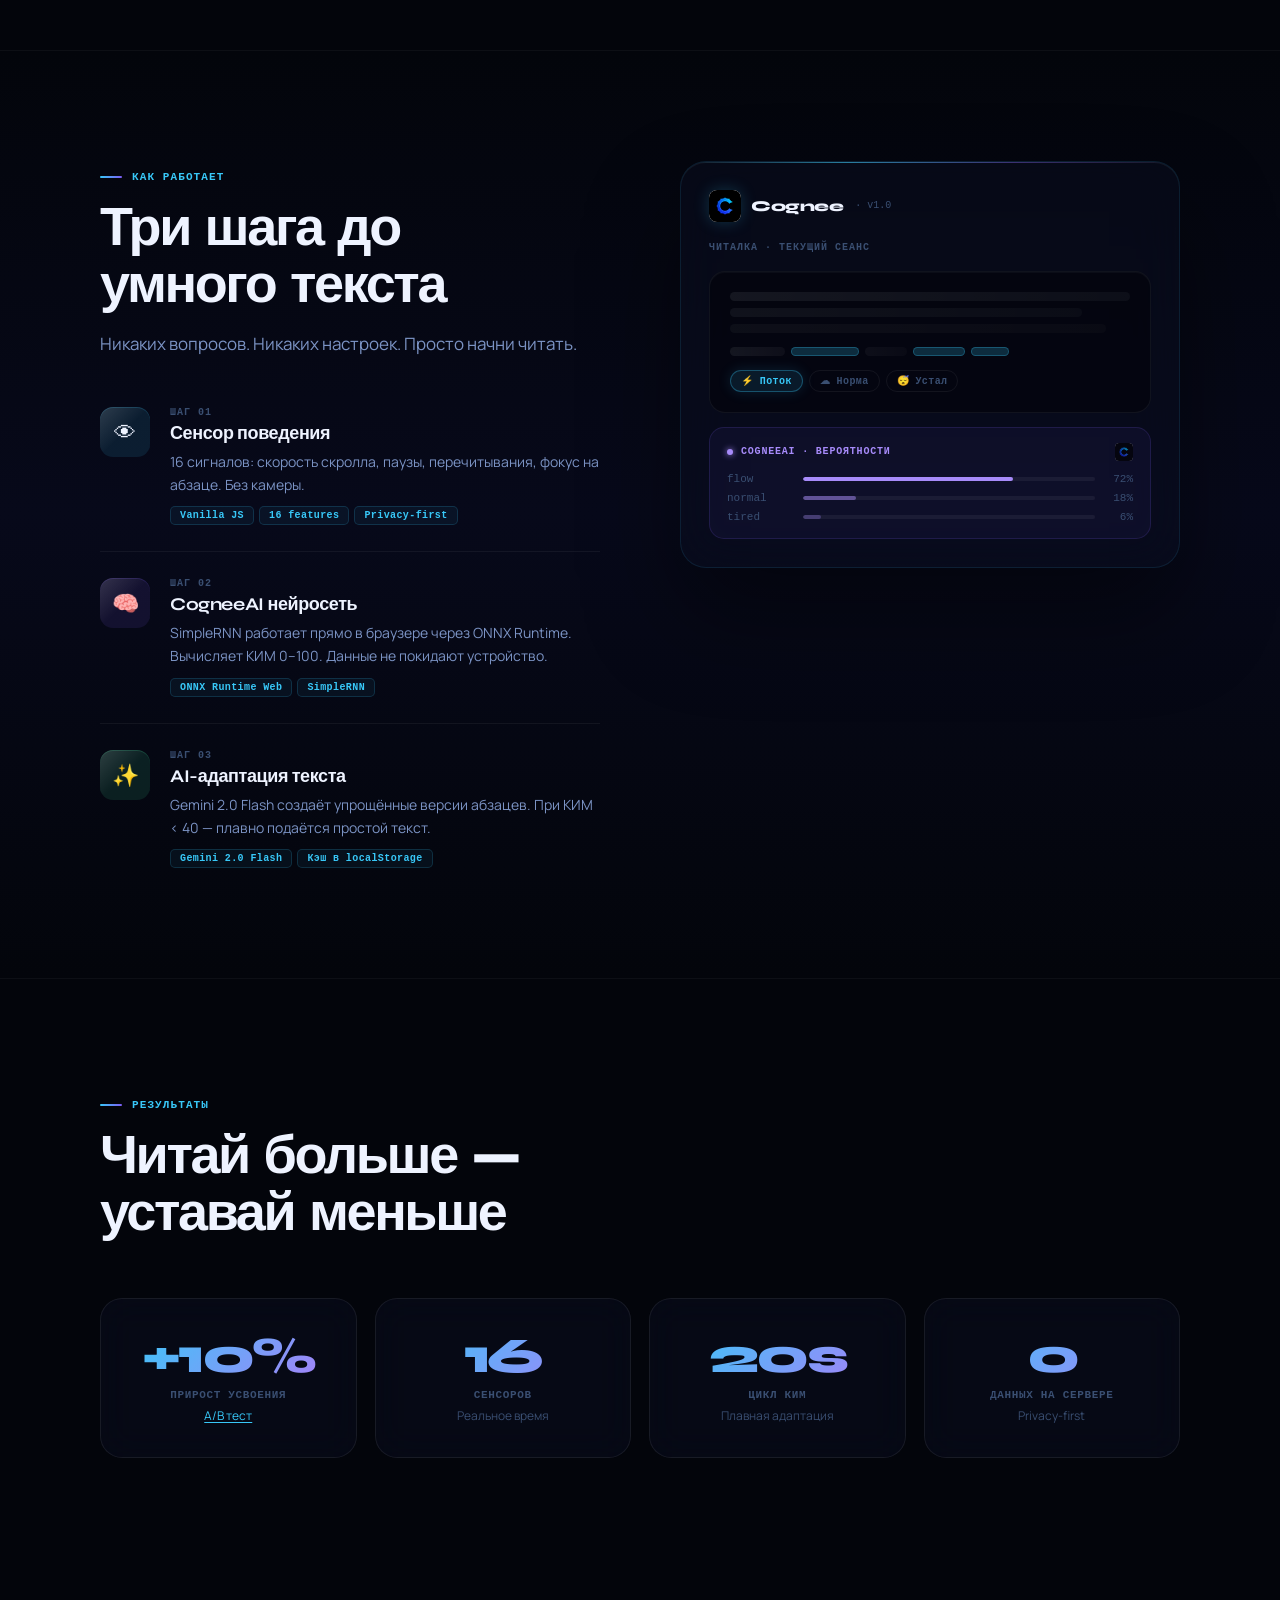
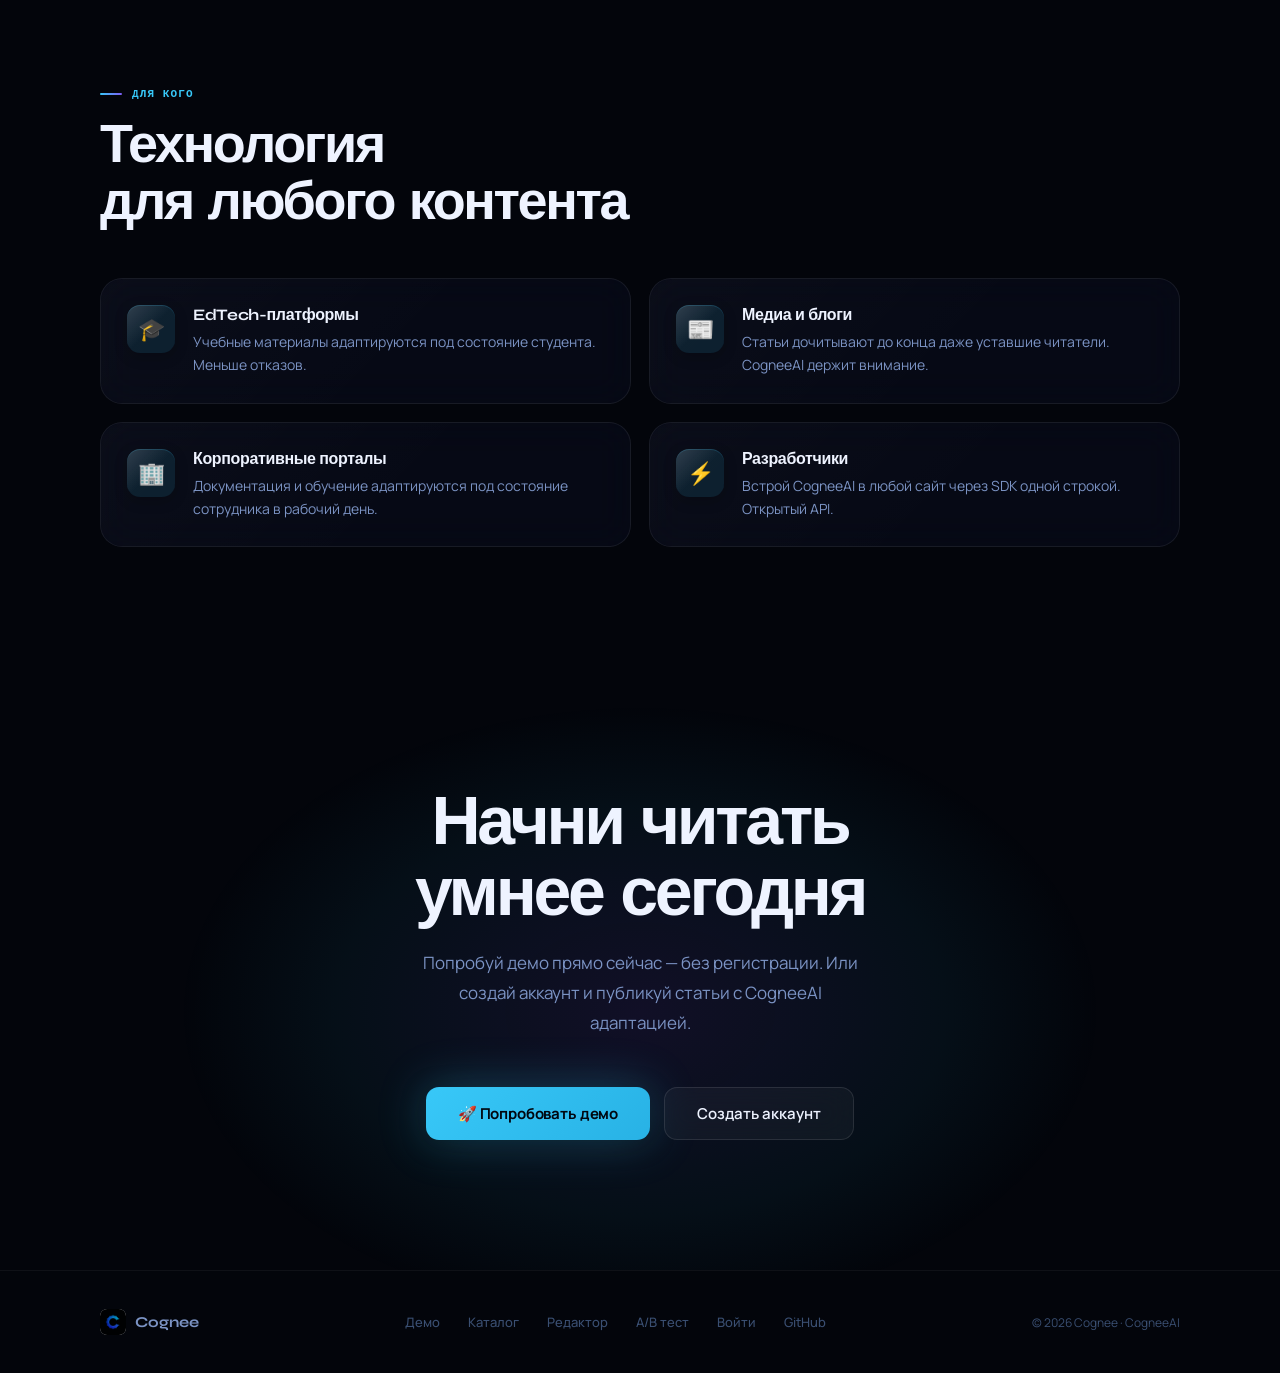
<file: landing.html>
<!-- landing.html — v1.0 -->
<!DOCTYPE html>
<html lang="ru">
<head>
<meta charset="UTF-8">
<meta name="viewport" content="width=device-width, initial-scale=1.0">
<title>Cognee — Адаптивное чтение с CogneeAI</title>
<meta name="description" content="CogneeAI адаптирует текст под твоё когнитивное состояние в реальном времени.">
<link rel="icon" href="favicon/favicon.ico">
<link rel="preconnect" href="https://fonts.googleapis.com">
<link rel="preconnect" href="https://fonts.gstatic.com" crossorigin>
<link href="https://fonts.googleapis.com/css2?family=Syne:wght@400;600;700;800&family=Manrope:wght@300;400;500;600;700&display=swap" rel="stylesheet">
<style>
/* ── TOKENS ── */
:root{
  --ink:#03050b;--ink2:#07091a;--ink3:#0c1125;
  --c:#38c8f8;--v:#7c5cf4;--g:#3ee8a0;--a:#f7c948;
  --t1:#eef3ff;--t2:#7b93c4;--t3:#3a4f72;
  --glass:rgba(10,14,32,.52);--border:rgba(56,200,248,.11);
  --fd:'Syne',sans-serif;--fb:'Manrope',sans-serif;
  --fm:'JetBrains Mono','Courier New',monospace;
  --ease:cubic-bezier(.16,1,.3,1);
}
*,*::before,*::after{box-sizing:border-box;margin:0;padding:0}
html{scroll-behavior:smooth;overflow-x:hidden;width:100%}
body{font-family:var(--fb);background:var(--ink);color:var(--t1);overflow-x:hidden;-webkit-font-smoothing:antialiased}
a{text-decoration:none;color:inherit}
button{cursor:pointer;font-family:inherit}

/* noise */
body::after{content:'';position:fixed;inset:0;background-image:url("data:image/svg+xml,%3Csvg viewBox='0 0 200 200' xmlns='http://www.w3.org/2000/svg'%3E%3Cfilter id='n'%3E%3CfeTurbulence type='fractalNoise' baseFrequency='.85' numOctaves='4' stitchTiles='stitch'/%3E%3C/filter%3E%3Crect width='100%25' height='100%25' filter='url(%23n)'/%3E%3C/svg%3E");opacity:.024;pointer-events:none;z-index:9999}

/* ── BG ── */
#bg{position:fixed;inset:0;z-index:0;pointer-events:none;overflow:hidden}
.orb{position:absolute;border-radius:50%;filter:blur(90px);animation:orbmv var(--dur,22s) ease-in-out infinite alternate}
.o1{width:720px;height:720px;top:-200px;left:-180px;background:radial-gradient(circle,rgba(56,200,248,.09),transparent 68%);--dur:25s}
.o2{width:860px;height:860px;bottom:-340px;right:-240px;background:radial-gradient(circle,rgba(124,92,244,.08),transparent 68%);--dur:32s;animation-delay:-11s}
.o3{width:520px;height:520px;top:36%;left:26%;background:radial-gradient(circle,rgba(62,232,160,.05),transparent 68%);--dur:18s;animation-delay:-16s}
@keyframes orbmv{0%{transform:translate(0,0) scale(1)}40%{transform:translate(55px,-50px) scale(1.06)}70%{transform:translate(-40px,58px) scale(.93)}100%{transform:translate(30px,30px) scale(1.04)}}
#bg-grid{position:absolute;inset:0;background-image:linear-gradient(rgba(56,200,248,.024) 1px,transparent 1px),linear-gradient(90deg,rgba(56,200,248,.024) 1px,transparent 1px);background-size:72px 72px;mask-image:radial-gradient(ellipse 90% 90% at 50% 50%,black,transparent)}
#nc{position:absolute;inset:0;opacity:.18}

/* ── NAV ── */
.nav{position:fixed;top:0;left:0;right:0;z-index:800;height:64px;display:flex;align-items:center;padding:0 40px;background:rgba(3,5,11,.68);backdrop-filter:blur(28px) saturate(180%);-webkit-backdrop-filter:blur(28px) saturate(180%);border-bottom:1px solid rgba(56,200,248,.07);transition:background .3s,border-color .3s}
.nav.scrolled{background:rgba(3,5,11,.94);border-color:rgba(56,200,248,.14)}
.nav-logo{display:flex;align-items:center;gap:10px;flex-shrink:0}
.nav-logo-icon{width:34px;height:34px;border-radius:9px;overflow:hidden;box-shadow:0 0 22px rgba(56,200,248,.26),inset 0 1px 0 rgba(255,255,255,.12);flex-shrink:0}
.nav-logo-icon img{width:100%;height:100%;object-fit:cover}
.nav-logo-text{font-family:var(--fd);font-weight:800;font-size:18px;letter-spacing:-.04em;color:var(--t1)}
@keyframes blink{0%,100%{opacity:1;transform:scale(1)}50%{opacity:.28;transform:scale(.62)}}
.nav-sp{flex:1}
.nav-links{display:flex;align-items:center;gap:2px}
.nav-lnk{padding:7px 14px;border-radius:7px;font-size:13px;font-weight:500;color:var(--t2);transition:color .2s,background .2s}
.nav-lnk:hover{color:var(--t1);background:rgba(255,255,255,.05)}
.nav-actions{display:flex;align-items:center;gap:10px;margin-left:16px}
.btn-ghost{padding:8px 17px;border-radius:9px;border:1px solid rgba(255,255,255,.09);background:transparent;color:var(--t2);font-size:13px;font-weight:600;transition:all .2s}
.btn-ghost:hover{border-color:rgba(56,200,248,.32);color:var(--c);background:rgba(56,200,248,.07)}
.btn-primary{padding:9px 20px;border-radius:9px;border:none;background:linear-gradient(135deg,var(--c),#28b2e5);color:#010710;font-size:13px;font-weight:700;position:relative;overflow:hidden;box-shadow:0 4px 24px rgba(56,200,248,.28);transition:transform .2s,box-shadow .2s}
.btn-primary:hover{transform:translateY(-2px);box-shadow:0 8px 36px rgba(56,200,248,.45)}
.btn-primary::before{content:'';position:absolute;inset:0;background:linear-gradient(135deg,rgba(255,255,255,.22),transparent 50%);opacity:0;transition:opacity .2s}
.btn-primary:hover::before{opacity:1}
.ham{display:none;width:38px;height:38px;align-items:center;justify-content:center;background:rgba(255,255,255,.04);border:1px solid rgba(255,255,255,.07);border-radius:9px;color:var(--t2);font-size:18px;transition:all .2s}
.ham:hover{background:rgba(255,255,255,.09);color:var(--t1)}

/* ── HERO ── */
.hero{position:relative;z-index:1;min-height:100vh;display:flex;flex-direction:column;align-items:center;justify-content:center;text-align:center;padding:120px 24px 80px}
.hero-halo{position:absolute;top:50%;left:50%;transform:translate(-50%,-64%);width:1000px;height:700px;background:radial-gradient(ellipse at center,rgba(56,200,248,.1) 0%,rgba(124,92,244,.05) 44%,transparent 68%);pointer-events:none;animation:halopulse 7s ease-in-out infinite alternate}
@keyframes halopulse{0%{opacity:.6;transform:translate(-50%,-64%) scale(1)}100%{opacity:1;transform:translate(-50%,-64%) scale(1.08)}}
.hero-badge{display:inline-flex;align-items:center;gap:9px;padding:6px 16px;border-radius:40px;border:1px solid rgba(56,200,248,.25);background:rgba(56,200,248,.055);font-family:var(--fm);font-size:11px;font-weight:700;color:var(--c);letter-spacing:.1em;text-transform:uppercase;margin-bottom:32px;backdrop-filter:blur(10px);animation:fu .9s var(--ease) both}
.badge-dot{width:5px;height:5px;border-radius:50%;background:var(--c);box-shadow:0 0 8px var(--c);animation:blink 1.6s ease-in-out infinite}
.hero-title{font-family:var(--fd);font-size:clamp(44px,7.8vw,98px);font-weight:800;line-height:1.01;letter-spacing:-.048em;max-width:940px;margin-bottom:26px;animation:fu .9s .1s var(--ease) both}
.line-1{display:block;color:var(--t1)}
.line-2{display:block;background:linear-gradient(90deg,var(--c) 0%,#9b7ef8 55%,var(--c) 100%);background-size:220% auto;-webkit-background-clip:text;-webkit-text-fill-color:transparent;background-clip:text;animation:shimmer 4.5s linear infinite}
@keyframes shimmer{0%{background-position:0}100%{background-position:220%}}
.line-3{display:block;color:var(--t3);font-weight:400;font-size:.54em;margin-top:6px;letter-spacing:-.01em}
.hero-sub{font-size:clamp(15px,2.3vw,19px);color:var(--t2);max-width:510px;line-height:1.78;font-weight:400;margin-bottom:48px;animation:fu .9s .2s var(--ease) both}
.hero-cta{display:flex;gap:14px;align-items:center;flex-wrap:wrap;justify-content:center;animation:fu .9s .3s var(--ease) both}
.cta-main{display:inline-flex;align-items:center;gap:9px;padding:15px 32px;border-radius:13px;border:none;background:linear-gradient(135deg,var(--c) 0%,#28b2e5 50%,var(--c) 100%);background-size:220% auto;color:#010710;font-family:var(--fb);font-size:15px;font-weight:700;letter-spacing:-.01em;position:relative;overflow:hidden;box-shadow:0 0 48px rgba(56,200,248,.3),0 4px 24px rgba(0,0,0,.4);transition:transform .3s var(--ease),box-shadow .3s}
.cta-main:hover{transform:translateY(-3px);background-position:right;box-shadow:0 0 72px rgba(56,200,248,.55),0 12px 48px rgba(0,0,0,.4)}
.cta-sec{display:inline-flex;align-items:center;gap:9px;padding:15px 32px;border-radius:13px;border:1px solid rgba(255,255,255,.1);background:rgba(255,255,255,.04);color:var(--t1);font-family:var(--fb);font-size:15px;font-weight:600;backdrop-filter:blur(14px);transition:all .2s}
.cta-sec:hover{border-color:rgba(56,200,248,.32);color:var(--c);background:rgba(56,200,248,.07);transform:translateY(-2px)}
.hero-stats{display:flex;margin-top:68px;background:var(--glass);border:1px solid var(--border);border-radius:22px;overflow:hidden;backdrop-filter:blur(22px);position:relative;animation:fu .9s .45s var(--ease) both}
.hero-stats::before{content:'';position:absolute;top:0;left:0;right:0;height:1px;background:linear-gradient(90deg,transparent,rgba(56,200,248,.55),rgba(124,92,244,.38),transparent)}
.hstat{display:flex;flex-direction:column;align-items:center;gap:3px;padding:22px 36px;border-right:1px solid rgba(255,255,255,.04)}
.hstat:last-child{border-right:none}
.hstat:hover{background:rgba(255,255,255,.025)}
.hstat-val{font-family:var(--fd);font-size:30px;font-weight:800;letter-spacing:-.05em;line-height:1}
.c{color:var(--c)}.v{color:#a78bfa}.g{color:var(--g)}.a{color:var(--a)}
.hstat-lbl{font-family:var(--fm);font-size:10px;font-weight:700;color:var(--t3);letter-spacing:.07em;text-transform:uppercase}
@keyframes fu{from{opacity:0;transform:translateY(30px)}to{opacity:1;transform:translateY(0)}}

/* ── SECTIONS ── */
.section{position:relative;z-index:1;padding:110px 24px}
.wrap{max-width:1080px;margin:0 auto}
.eyebrow{display:inline-flex;align-items:center;gap:10px;font-family:var(--fm);font-size:11px;font-weight:700;letter-spacing:.1em;text-transform:uppercase;color:var(--c);margin-bottom:16px}
.eyebrow::before{content:'';display:block;width:22px;height:2px;background:linear-gradient(90deg,var(--c),var(--v));border-radius:1px}
.sec-title{font-family:var(--fd);font-size:clamp(28px,4.5vw,54px);font-weight:800;letter-spacing:-.044em;line-height:1.06;color:var(--t1);margin-bottom:16px}
.sec-sub{font-size:17px;color:var(--t2);line-height:1.74;max-width:480px;font-weight:400}
.reveal{opacity:0;transform:translateY(38px);transition:opacity .7s var(--ease),transform .7s var(--ease)}
.reveal.in{opacity:1;transform:translateY(0)}
.d1{transition-delay:.1s}.d2{transition-delay:.2s}.d3{transition-delay:.3s}.d4{transition-delay:.4s}

/* ── PROBLEM ── */
.prob-head{display:grid;grid-template-columns:1fr 1fr;gap:72px;align-items:end;margin-bottom:56px}
.prob-quote{font-size:17px;font-style:italic;color:var(--t2);line-height:1.72;border-left:2px solid var(--c);padding-left:22px;font-weight:300}
.prob-quote strong{color:var(--t1);font-style:normal;font-weight:600}
.states{display:grid;grid-template-columns:repeat(3,1fr);gap:18px}
.scard{background:var(--glass);border:1px solid rgba(255,255,255,.07);border-radius:22px;padding:30px 26px;position:relative;overflow:hidden;backdrop-filter:blur(18px);transition:transform .35s var(--ease),box-shadow .35s,border-color .3s}
.scard::after{content:'';position:absolute;top:0;left:0;right:0;height:1px;border-radius:22px 22px 0 0;opacity:.75}
.scard::before{content:'';position:absolute;top:-75px;right:-75px;width:190px;height:190px;border-radius:50%;opacity:0;transition:opacity .4s;pointer-events:none}
.scard:hover{transform:translateY(-7px) scale(1.01)}
.scard:hover::before{opacity:1}
.scard.focus::after{background:linear-gradient(90deg,transparent,rgba(56,200,248,.6),transparent)}
.scard.focus::before{background:radial-gradient(circle,rgba(56,200,248,.22),transparent 68%)}
.scard.focus:hover{border-color:rgba(56,200,248,.32);box-shadow:0 28px 68px rgba(56,200,248,.11),inset 0 0 0 1px rgba(56,200,248,.07)}
.scard.normal::after{background:linear-gradient(90deg,transparent,rgba(62,232,160,.55),transparent)}
.scard.normal::before{background:radial-gradient(circle,rgba(62,232,160,.2),transparent 68%)}
.scard.normal:hover{border-color:rgba(62,232,160,.32);box-shadow:0 28px 68px rgba(62,232,160,.11),inset 0 0 0 1px rgba(62,232,160,.07)}
.scard.tired::after{background:linear-gradient(90deg,transparent,rgba(247,201,72,.55),transparent)}
.scard.tired::before{background:radial-gradient(circle,rgba(247,201,72,.2),transparent 68%)}
.scard.tired:hover{border-color:rgba(247,201,72,.32);box-shadow:0 28px 68px rgba(247,201,72,.11),inset 0 0 0 1px rgba(247,201,72,.07)}
.scard-time{font-family:var(--fm);font-size:10px;font-weight:700;letter-spacing:.09em;text-transform:uppercase;color:var(--t3);margin-bottom:12px}
.scard-h{font-family:var(--fd);font-size:23px;font-weight:700;letter-spacing:-.024em;margin-bottom:10px}
.scard.focus .scard-h{color:var(--c)}.scard.normal .scard-h{color:var(--g)}.scard.tired .scard-h{color:var(--a)}
.scard-d{font-size:14px;color:var(--t2);line-height:1.66;margin-bottom:22px;font-weight:400}
.kim-row{display:flex;align-items:center;gap:12px}
.kim-track{flex:1;height:4px;background:rgba(255,255,255,.06);border-radius:2px;overflow:hidden}
.kim-bar{height:100%;border-radius:2px;transition:width 1.5s var(--ease)}
.scard.focus .kim-bar{background:linear-gradient(90deg,var(--c),#72dbff)}
.scard.normal .kim-bar{background:linear-gradient(90deg,var(--g),#7bffc5)}
.scard.tired .kim-bar{background:linear-gradient(90deg,var(--a),#ffe878)}
.kim-val{font-family:var(--fm);font-size:12px;font-weight:700;white-space:nowrap}
.scard.focus .kim-val{color:var(--c)}.scard.normal .kim-val{color:var(--g)}.scard.tired .kim-val{color:var(--a)}

/* ── HOW ── */
.how-bg{background:linear-gradient(180deg,var(--ink),var(--ink2) 50%,var(--ink));border-top:1px solid rgba(255,255,255,.04);border-bottom:1px solid rgba(255,255,255,.04)}
.how-grid{display:grid;grid-template-columns:1fr 1fr;gap:80px;align-items:start}
.steps{display:flex;flex-direction:column}
.step{display:flex;gap:20px;padding:26px 0;border-bottom:1px solid rgba(255,255,255,.05);transition:background .2s}
.step:first-child{padding-top:0}.step:last-child{border-bottom:none;padding-bottom:0}
.step-ico{width:50px;height:50px;border-radius:13px;flex-shrink:0;display:flex;align-items:center;justify-content:center;font-size:22px;position:relative;overflow:hidden;transition:transform .25s,box-shadow .25s}
.step-ico::after{content:'';position:absolute;inset:0;background:linear-gradient(135deg,rgba(255,255,255,.14),transparent 50%)}
.step:nth-child(1) .step-ico{background:rgba(56,200,248,.11);box-shadow:inset 0 1px 0 rgba(56,200,248,.18)}
.step:nth-child(2) .step-ico{background:rgba(124,92,244,.11);box-shadow:inset 0 1px 0 rgba(124,92,244,.18)}
.step:nth-child(3) .step-ico{background:rgba(62,232,160,.11);box-shadow:inset 0 1px 0 rgba(62,232,160,.18)}
.step:hover .step-ico{transform:scale(1.1) rotate(-3deg)}
.step:nth-child(1):hover .step-ico{box-shadow:0 8px 28px rgba(56,200,248,.22)}
.step:nth-child(2):hover .step-ico{box-shadow:0 8px 28px rgba(124,92,244,.22)}
.step:nth-child(3):hover .step-ico{box-shadow:0 8px 28px rgba(62,232,160,.22)}
.step-num{font-family:var(--fm);font-size:10px;font-weight:700;letter-spacing:.1em;text-transform:uppercase;color:var(--t3);margin-bottom:4px}
.step-h{font-family:var(--fd);font-size:18px;font-weight:700;letter-spacing:-.022em;margin-bottom:6px}
.step-d{font-size:14px;color:var(--t2);line-height:1.66;font-weight:400}
.tags{display:flex;flex-wrap:wrap;gap:5px;margin-top:10px}
.tag{font-family:var(--fm);font-size:10px;font-weight:600;letter-spacing:.04em;padding:3px 9px;border-radius:5px;border:1px solid rgba(56,200,248,.17);background:rgba(56,200,248,.055);color:var(--c);transition:all .15s}
.tag:hover{background:rgba(56,200,248,.12);border-color:rgba(56,200,248,.34)}

/* Panel */
.vis{position:sticky;top:96px}
.panel{background:var(--glass);border:1px solid var(--border);border-radius:26px;padding:28px;position:relative;overflow:hidden;backdrop-filter:blur(26px);box-shadow:0 48px 96px rgba(0,0,0,.42),inset 0 1px 0 rgba(255,255,255,.055)}
.panel::before{content:'';position:absolute;top:0;left:0;right:0;height:1px;background:linear-gradient(90deg,transparent,rgba(56,200,248,.58),rgba(124,92,244,.38),transparent)}
.panel-logo-row{display:flex;align-items:center;gap:10px;margin-bottom:20px}
.panel-logo-icon{width:32px;height:32px;border-radius:8px;overflow:hidden;box-shadow:0 0 16px rgba(56,200,248,.22),inset 0 1px 0 rgba(255,255,255,.1);flex-shrink:0}
.panel-logo-icon img{width:100%;height:100%;object-fit:cover}
.panel-logo-name{font-family:var(--fd);font-weight:800;font-size:15px;letter-spacing:-.03em;color:var(--t1)}
.panel-logo-ver{font-family:var(--fm);font-size:10px;color:var(--t3);margin-left:2px}
.ptitle{font-family:var(--fm);font-size:10px;font-weight:700;letter-spacing:.1em;text-transform:uppercase;color:var(--t3);margin-bottom:18px}
.panel-reader{background:rgba(3,5,11,.58);border-radius:16px;padding:20px;border:1px solid rgba(255,255,255,.055);box-shadow:inset 0 1px 0 rgba(255,255,255,.03);margin-bottom:14px}
.plines{display:flex;flex-direction:column;gap:7px;margin-bottom:14px}
.pl{height:9px;border-radius:5px;background:linear-gradient(90deg,rgba(255,255,255,.07),rgba(255,255,255,.04));position:relative;overflow:hidden}
.pl::after{content:'';position:absolute;inset:0;background:linear-gradient(90deg,transparent,rgba(255,255,255,.07),transparent);transform:translateX(-100%);animation:scan 3.2s ease-in-out infinite}
@keyframes scan{0%{transform:translateX(-100%)}55%,100%{transform:translateX(110%)}}
.pl:nth-child(2){animation-delay:.4s;opacity:.75;width:86%}.pl:nth-child(3){animation-delay:.8s;opacity:.55;width:72%}
.pkw-row{display:flex;gap:6px;flex-wrap:wrap}
.pkw{height:9px;border-radius:5px;background:rgba(56,200,248,.2);border:1px solid rgba(56,200,248,.28);animation:kwp 2.6s ease-in-out infinite alternate}
@keyframes kwp{0%{background:rgba(56,200,248,.13);box-shadow:none}100%{background:rgba(56,200,248,.3);box-shadow:0 0 9px rgba(56,200,248,.2)}}
.pkw:nth-child(2){animation-delay:.6s}.pkw:nth-child(3){animation-delay:1.1s}
.mode-row{display:flex;gap:6px;margin-top:14px}
.chip{padding:4px 10px;border-radius:20px;font-family:var(--fm);font-size:10px;font-weight:600;letter-spacing:.04em;border:1px solid;transition:all .2s}
.chip.on{background:rgba(56,200,248,.11);border-color:rgba(56,200,248,.32);color:var(--c);box-shadow:0 0 14px rgba(56,200,248,.14)}
.chip.off{background:transparent;border-color:rgba(255,255,255,.06);color:var(--t3)}
.panel-nn{background:rgba(124,92,244,.06);border:1px solid rgba(124,92,244,.16);border-radius:15px;padding:15px 17px}
.nn-head{display:flex;align-items:center;gap:8px;font-family:var(--fm);font-size:10px;font-weight:700;letter-spacing:.08em;text-transform:uppercase;color:#a78bfa;margin-bottom:12px}
.nn-dot{width:6px;height:6px;border-radius:50%;background:#a78bfa;box-shadow:0 0 6px #a78bfa;animation:blink 2s ease-in-out infinite;flex-shrink:0}
.nn-logo-icon{width:18px;height:18px;border-radius:4px;overflow:hidden;opacity:.6;margin-left:auto;flex-shrink:0}
.nn-logo-icon img{width:100%;height:100%;object-fit:cover}
.probas{display:flex;flex-direction:column;gap:7px}
.proba{display:flex;align-items:center;gap:8px;font-size:11px;color:var(--t3)}
.plbl{width:68px;flex-shrink:0;font-family:var(--fm)}
.ptrack{flex:1;height:4px;background:rgba(255,255,255,.06);border-radius:2px;overflow:hidden}
.pfill{height:100%;border-radius:2px;background:#a78bfa;transition:width 1.3s var(--ease)}
.pnum{width:30px;text-align:right;font-family:var(--fm)}

/* ── RESULTS ── */
.rsgrid{display:grid;grid-template-columns:repeat(4,1fr);gap:18px;margin-top:56px}
.rcard{background:var(--glass);border:1px solid rgba(255,255,255,.07);border-radius:22px;padding:32px 24px;text-align:center;position:relative;overflow:hidden;backdrop-filter:blur(18px);transition:border-color .3s,transform .3s var(--ease),box-shadow .3s}
.rcard::before{content:'';position:absolute;top:0;left:0;right:0;height:1px;background:linear-gradient(90deg,transparent,rgba(56,200,248,.38),transparent);opacity:0;transition:opacity .3s}
.rcard:hover{border-color:rgba(56,200,248,.2);transform:translateY(-5px);box-shadow:0 22px 64px rgba(0,0,0,.36)}
.rcard:hover::before{opacity:1}
.rval{font-family:var(--fd);font-size:clamp(34px,4vw,50px);font-weight:800;letter-spacing:-.05em;line-height:1;background:linear-gradient(135deg,var(--c),#a87ff8);-webkit-background-clip:text;-webkit-text-fill-color:transparent;background-clip:text;margin-bottom:8px}
.rlbl{font-family:var(--fm);font-size:11px;font-weight:700;color:var(--t3);letter-spacing:.06em;text-transform:uppercase;margin-bottom:6px}
.rnote{font-size:12px;color:var(--t3);font-weight:400;line-height:1.5}
.rnote a{color:var(--c);text-decoration:underline;text-underline-offset:2px}

/* ── AUDIENCE ── */
.audgrid{display:grid;grid-template-columns:repeat(2,1fr);gap:18px;margin-top:48px}
.acard{display:flex;align-items:flex-start;gap:18px;padding:26px;background:var(--glass);border:1px solid rgba(255,255,255,.07);border-radius:22px;backdrop-filter:blur(18px);position:relative;overflow:hidden;transition:border-color .25s,transform .3s var(--ease),box-shadow .25s}
.acard:hover{border-color:rgba(56,200,248,.2);transform:translateX(6px);box-shadow:0 12px 48px rgba(0,0,0,.25)}
.acard::before{content:'';position:absolute;inset:0;border-radius:22px;background:linear-gradient(135deg,rgba(255,255,255,.018),transparent 60%);pointer-events:none}
.aico{width:48px;height:48px;border-radius:13px;display:flex;align-items:center;justify-content:center;font-size:22px;background:rgba(56,200,248,.1);flex-shrink:0;box-shadow:inset 0 1px 0 rgba(56,200,248,.18),0 4px 14px rgba(0,0,0,.2);position:relative;overflow:hidden}
.aico::after{content:'';position:absolute;inset:0;background:linear-gradient(135deg,rgba(255,255,255,.14),transparent 50%)}
.ath{font-family:var(--fd);font-size:16px;font-weight:700;letter-spacing:-.022em;margin-bottom:6px}
.atd{font-size:14px;color:var(--t2);line-height:1.66}

/* ── CTA ── */
.cta-finale{padding:130px 24px;text-align:center;position:relative;overflow:hidden}
.cta-finale::before{content:'';position:absolute;bottom:-10%;left:50%;transform:translateX(-50%);width:960px;height:640px;background:radial-gradient(ellipse at center,rgba(124,92,244,.12),rgba(56,200,248,.055) 45%,transparent 68%);pointer-events:none;animation:halopulse 9s ease-in-out infinite alternate}
.cta-t{font-family:var(--fd);font-size:clamp(34px,5.8vw,68px);font-weight:800;letter-spacing:-.048em;line-height:1.04;max-width:740px;margin:0 auto 20px}
.cta-s{font-size:17px;color:var(--t2);line-height:1.74;max-width:440px;margin:0 auto 50px;font-weight:400}
.cta-acts{display:flex;gap:14px;justify-content:center;flex-wrap:wrap}

/* ── FOOTER ── */
footer{position:relative;z-index:1;border-top:1px solid rgba(255,255,255,.05);padding:36px 40px}
.footer-inner{max-width:1080px;margin:0 auto;display:flex;align-items:center;justify-content:space-between;flex-wrap:wrap;gap:16px}
.flogo{display:flex;align-items:center;gap:9px;font-family:var(--fd);font-size:15px;font-weight:700;color:var(--t2)}
.flogo-icon{width:26px;height:26px;border-radius:7px;overflow:hidden;opacity:.75}
.flogo-icon img{width:100%;height:100%;object-fit:cover}
.flinks{display:flex;gap:4px;flex-wrap:wrap}
.flnk{padding:6px 12px;border-radius:7px;font-size:13px;color:var(--t3);font-weight:500;transition:color .2s,background .2s}
.flnk:hover{color:var(--t2);background:rgba(255,255,255,.04)}
.fcopy{font-size:12px;color:var(--t3)}

/* ── MOB MENU ── */
.mob-menu{display:none;position:fixed;inset:64px 0 0;z-index:799;background:rgba(3,5,11,.97);backdrop-filter:blur(28px);padding:32px 24px;flex-direction:column;gap:8px;border-top:1px solid rgba(56,200,248,.1)}
.mob-menu.open{display:flex}
.mob-lnk{padding:14px 16px;border-radius:13px;font-size:16px;font-weight:600;color:var(--t2);border:1px solid transparent;transition:all .2s}
.mob-lnk:hover{color:var(--t1);background:rgba(255,255,255,.05)}
.mob-sep{height:1px;background:rgba(255,255,255,.06);margin:8px 0}
.mob-prim{padding:14px 16px;border-radius:13px;background:linear-gradient(135deg,var(--c),#28b2e5);color:#010710;font-size:16px;font-weight:700;text-align:center;margin-top:8px}

/* hide adapter */
#kim-display,#dash-link,#profile-link,#landing-link,#cognee-mode-switcher,#cognee-progress-bar,#cognee-theme-toggle,#pause-trigger-btn,#pause-overlay,.explain-btn{display:none!important}

/* ── RESPONSIVE ── */
@media(max-width:900px){
  .prob-head{grid-template-columns:1fr;gap:28px}
  .states{grid-template-columns:1fr}
  .how-grid{grid-template-columns:1fr;gap:48px}
  .vis{position:static}
  .rsgrid{grid-template-columns:repeat(2,1fr)}
  .audgrid{grid-template-columns:1fr}
}
@media(max-width:768px){
  .nav{padding:0 20px}
  .nav-links,.nav-actions{display:none}
  .ham{display:flex}
  .hero-stats{flex-wrap:wrap}
  .hstat{padding:18px 22px;min-width:120px}
  .section{padding:80px 20px}
  footer{padding:28px 20px}
  .footer-inner{flex-direction:column;align-items:flex-start}
}
@media(max-width:480px){.rsgrid{grid-template-columns:1fr 1fr}.cta-finale{padding:80px 20px}}
</style>
</head>
<body data-theme="dark">

<!-- BG -->
<div id="bg">
  <div class="orb o1"></div><div class="orb o2"></div><div class="orb o3"></div>
  <div id="bg-grid"></div>
  <canvas id="nc"></canvas>
</div>

<!-- NAV -->
<header>
  <nav class="nav" id="main-nav">
    <a class="nav-logo" href="landing.html">
      <div class="nav-logo-icon"><img src="favicon/favicon.svg" alt="Cognee"></div>
      <span class="nav-logo-text">Cognee</span>
    </a>
    <div class="nav-sp"></div>
    <nav class="nav-links">
      <a class="nav-lnk" href="#how">Как работает</a>
      <a class="nav-lnk" href="#results">Результаты</a>
      <a class="nav-lnk" href="catalog.html">Каталог</a>
    </nav>
    <div class="nav-actions">
      <a href="auth.html" class="btn-ghost">Войти</a>
      <a href="reader.html?id=1" class="btn-primary">Попробовать →</a>
    </div>
    <button class="ham" id="ham-btn" aria-label="Меню">☰</button>
  </nav>
  <div class="mob-menu" id="mob-menu">
    <a class="mob-lnk" href="#how" onclick="closeMob()">Как работает</a>
    <a class="mob-lnk" href="#results" onclick="closeMob()">Результаты</a>
    <a class="mob-lnk" href="catalog.html">Каталог</a>
    <a class="mob-lnk" href="editor.html">Написать статью</a>
    <div class="mob-sep"></div>
    <a class="mob-lnk" href="auth.html">Войти</a>
    <a class="mob-prim" href="reader.html?id=1">Попробовать →</a>
  </div>
</header>

<!-- HERO -->
<section class="hero">
  <div class="hero-halo"></div>
  <div class="hero-badge"><span class="badge-dot"></span>CogneeAI · Adaptive Reading Engine</div>
  <h1 class="hero-title">
    <span class="line-1">Текст, который</span>
    <span class="line-2">думает вместе с тобой</span>
    <span class="line-3">в&nbsp;реальном&nbsp;времени</span>
  </h1>
  <p class="hero-sub">Нейросеть анализирует 16 сигналов поведения и адаптирует каждый абзац под твоё когнитивное состояние. Без камеры. Без анкеты.</p>
  <div class="hero-cta">
    <a href="reader.html?id=1" class="cta-main">🚀 Попробовать демо</a>
    <a href="auth.html" class="cta-sec">Создать аккаунт</a>
  </div>
  <div class="hero-stats">
    <div class="hstat"><div class="hstat-val c">16</div><div class="hstat-lbl">Сенсоров</div></div>
    <div class="hstat"><div class="hstat-val v">20s</div><div class="hstat-lbl">Цикл КИМ</div></div>
    <div class="hstat"><div class="hstat-val g">99%+</div><div class="hstat-lbl">Точность</div></div>
    <div class="hstat"><div class="hstat-val a">0</div><div class="hstat-lbl">Данных на сервере</div></div>
  </div>
</section>

<!-- PROBLEM -->
<section class="section" id="problem">
  <div class="wrap">
    <div class="prob-head">
      <div class="reveal">
        <div class="eyebrow">Проблема</div>
        <h2 class="sec-title">Твой мозг разный<br>каждый час дня</h2>
      </div>
      <p class="prob-quote reveal d1">Вечер пятницы. Ты открываешь важную статью. Мозг уже не работает — но платформа этого <strong>не знает</strong>. Показывает тот же текст что и в понедельник утром.</p>
    </div>
    <div class="states">
      <div class="scard focus reveal d1">
        <div class="scard-time">9:00 · Понедельник</div>
        <div class="scard-h">⚡ Поток</div>
        <div class="scard-d">Высокая концентрация. Полный текст со всеми деталями — мозг готов.</div>
        <div class="kim-row"><div class="kim-track"><div class="kim-bar" style="width:88%"></div></div><span class="kim-val">КИМ 88</span></div>
      </div>
      <div class="scard normal reveal d2">
        <div class="scard-time">14:00 · Среда</div>
        <div class="scard-h">☁ Норма</div>
        <div class="scard-d">Средняя энергия. Ключевые слова выделены, шрифт крупнее, темп мягче.</div>
        <div class="kim-row"><div class="kim-track"><div class="kim-bar" style="width:55%"></div></div><span class="kim-val">КИМ 55</span></div>
      </div>
      <div class="scard tired reveal d3">
        <div class="scard-time">23:00 · Пятница</div>
        <div class="scard-h">😴 Усталость</div>
        <div class="scard-d">Мозг перегружен. AI автоматически подаёт упрощённую версию текста.</div>
        <div class="kim-row"><div class="kim-track"><div class="kim-bar" style="width:22%"></div></div><span class="kim-val">КИМ 22</span></div>
      </div>
    </div>
  </div>
</section>

<!-- HOW -->
<section class="section how-bg" id="how">
  <div class="wrap">
    <div class="how-grid">
      <div>
        <div class="eyebrow reveal">Как работает</div>
        <h2 class="sec-title reveal">Три шага до<br>умного текста</h2>
        <p class="sec-sub reveal" style="margin-bottom:48px">Никаких вопросов. Никаких настроек. Просто начни читать.</p>
        <div class="steps">
          <div class="step reveal">
            <div class="step-ico">👁</div>
            <div>
              <div class="step-num">Шаг 01</div>
              <div class="step-h">Сенсор поведения</div>
              <p class="step-d">16 сигналов: скорость скролла, паузы, перечитывания, фокус на абзаце. Без камеры.</p>
              <div class="tags"><span class="tag">Vanilla JS</span><span class="tag">16 features</span><span class="tag">Privacy-first</span></div>
            </div>
          </div>
          <div class="step reveal d1">
            <div class="step-ico">🧠</div>
            <div>
              <div class="step-num">Шаг 02</div>
              <div class="step-h">CogneeAI нейросеть</div>
              <p class="step-d">SimpleRNN работает прямо в браузере через ONNX Runtime. Вычисляет КИМ 0–100. Данные не покидают устройство.</p>
              <div class="tags"><span class="tag">ONNX Runtime Web</span><span class="tag">SimpleRNN</span></div>
            </div>
          </div>
          <div class="step reveal d2">
            <div class="step-ico">✨</div>
            <div>
              <div class="step-num">Шаг 03</div>
              <div class="step-h">AI-адаптация текста</div>
              <p class="step-d">Gemini 2.0 Flash создаёт упрощённые версии абзацев. При КИМ &lt; 40 — плавно подаётся простой текст.</p>
              <div class="tags"><span class="tag">Gemini 2.0 Flash</span><span class="tag">Кэш в localStorage</span></div>
            </div>
          </div>
        </div>
      </div>

      <div class="vis reveal d3">
        <div class="panel">
          <div class="panel-logo-row">
            <div class="panel-logo-icon"><img src="favicon/favicon.svg" alt="Cognee"></div>
            <span class="panel-logo-name">Cognee</span>
            <span class="panel-logo-ver">· v1.0</span>
          </div>
          <div class="ptitle">Читалка · Текущий сеанс</div>
          <div class="panel-reader">
            <div class="plines">
              <div class="pl" style="width:100%"></div>
              <div class="pl" style="width:88%"></div>
              <div class="pl" style="width:94%"></div>
            </div>
            <div class="pkw-row">
              <div class="pl" style="width:55px;height:9px;border-radius:5px"></div>
              <div class="pkw" style="width:68px"></div>
              <div class="pl" style="width:42px;height:9px;border-radius:5px"></div>
              <div class="pkw" style="width:52px"></div>
              <div class="pkw" style="width:38px"></div>
            </div>
            <div class="mode-row">
              <span class="chip on">⚡ Поток</span>
              <span class="chip off">☁ Норма</span>
              <span class="chip off">😴 Устал</span>
            </div>
          </div>
          <div class="panel-nn">
            <div class="nn-head">
              <span class="nn-dot"></span>CogneeAI · Вероятности
              <div class="nn-logo-icon"><img src="favicon/favicon.svg" alt=""></div>
            </div>
            <div class="probas">
              <div class="proba"><span class="plbl">flow</span><div class="ptrack"><div class="pfill" style="width:72%"></div></div><span class="pnum">72%</span></div>
              <div class="proba"><span class="plbl">normal</span><div class="ptrack"><div class="pfill" style="width:18%;opacity:.5"></div></div><span class="pnum">18%</span></div>
              <div class="proba"><span class="plbl">tired</span><div class="ptrack"><div class="pfill" style="width:6%;opacity:.3"></div></div><span class="pnum">6%</span></div>
            </div>
          </div>
        </div>
      </div>
    </div>
  </div>
</section>

<!-- RESULTS -->
<section class="section" id="results">
  <div class="wrap">
    <div class="reveal"><div class="eyebrow">Результаты</div><h2 class="sec-title">Читай больше —<br>уставай меньше</h2></div>
    <div class="rsgrid">
      <div class="rcard reveal d1"><div class="rval">+10%</div><div class="rlbl">Прирост усвоения</div><div class="rnote"><a href="results.html">A/B тест</a></div></div>
      <div class="rcard reveal d2"><div class="rval">16</div><div class="rlbl">Сенсоров</div><div class="rnote">Реальное время</div></div>
      <div class="rcard reveal d3"><div class="rval">20s</div><div class="rlbl">Цикл КИМ</div><div class="rnote">Плавная адаптация</div></div>
      <div class="rcard reveal d4"><div class="rval">0</div><div class="rlbl">Данных на сервере</div><div class="rnote">Privacy-first</div></div>
    </div>
  </div>
</section>

<!-- AUDIENCE -->
<section class="section">
  <div class="wrap">
    <div class="reveal"><div class="eyebrow">Для кого</div><h2 class="sec-title">Технология<br>для любого контента</h2></div>
    <div class="audgrid">
      <div class="acard reveal d1"><div class="aico">🎓</div><div><div class="ath">EdTech-платформы</div><div class="atd">Учебные материалы адаптируются под состояние студента. Меньше отказов.</div></div></div>
      <div class="acard reveal d2"><div class="aico">📰</div><div><div class="ath">Медиа и блоги</div><div class="atd">Статьи дочитывают до конца даже уставшие читатели. CogneeAI держит внимание.</div></div></div>
      <div class="acard reveal d1"><div class="aico">🏢</div><div><div class="ath">Корпоративные порталы</div><div class="atd">Документация и обучение адаптируются под состояние сотрудника в рабочий день.</div></div></div>
      <div class="acard reveal d2"><div class="aico">⚡</div><div><div class="ath">Разработчики</div><div class="atd">Встрой CogneeAI в любой сайт через SDK одной строкой. Открытый API.</div></div></div>
    </div>
  </div>
</section>

<!-- CTA -->
<section class="cta-finale">
  <div class="reveal">
    <h2 class="cta-t">Начни читать<br>умнее сегодня</h2>
    <p class="cta-s">Попробуй демо прямо сейчас — без регистрации. Или создай аккаунт и публикуй статьи с CogneeAI адаптацией.</p>
    <div class="cta-acts">
      <a href="reader.html?id=1" class="cta-main">🚀 Попробовать демо</a>
      <a href="auth.html" class="cta-sec">Создать аккаунт</a>
    </div>
  </div>
</section>

<!-- FOOTER -->
<footer>
  <div class="footer-inner">
    <a class="flogo" href="landing.html">
      <div class="flogo-icon"><img src="favicon/favicon.svg" alt="Cognee"></div>Cognee
    </a>
    <nav class="flinks">
      <a class="flnk" href="reader.html?id=1">Демо</a>
      <a class="flnk" href="catalog.html">Каталог</a>
      <a class="flnk" href="editor.html">Редактор</a>
      <a class="flnk" href="results.html">A/B тест</a>
      <a class="flnk" href="auth.html">Войти</a>
      <a class="flnk" href="https://github.com/cognee/CogneeAI" target="_blank">GitHub</a>
    </nav>
    <span class="fcopy">© 2026 Cognee · CogneeAI</span>
  </div>
</footer>

<script src="config.js" onerror="void 0"></script>
<script src="supabase.js" onerror="void 0"></script>
<script>
(function(){
'use strict';
// Neural canvas
const cv=document.getElementById('nc'),cx=cv.getContext('2d');
let W,H,pts=[];
function rsz(){W=cv.width=innerWidth;H=cv.height=innerHeight}
function mkPts(){pts=[];const n=Math.min(80,Math.floor(W*H/18000));for(let i=0;i<n;i++)pts.push({x:Math.random()*W,y:Math.random()*H,vx:(Math.random()-.5)*.26,vy:(Math.random()-.5)*.26,r:Math.random()*1.6+.7})}
function draw(){
  cx.clearRect(0,0,W,H);
  for(let i=0;i<pts.length;i++){
    for(let j=i+1;j<pts.length;j++){const dx=pts[i].x-pts[j].x,dy=pts[i].y-pts[j].y,d=Math.hypot(dx,dy);if(d<155){cx.beginPath();cx.strokeStyle=`rgba(56,200,248,${.14*(1-d/155)})`;cx.lineWidth=.55;cx.moveTo(pts[i].x,pts[i].y);cx.lineTo(pts[j].x,pts[j].y);cx.stroke()}}
    const p=pts[i];cx.beginPath();cx.arc(p.x,p.y,p.r,0,Math.PI*2);const g=cx.createRadialGradient(p.x,p.y,0,p.x,p.y,p.r*3.5);g.addColorStop(0,'rgba(56,200,248,.65)');g.addColorStop(1,'rgba(56,200,248,0)');cx.fillStyle=g;cx.fill();
    p.x+=p.vx;p.y+=p.vy;if(p.x<0||p.x>W)p.vx*=-1;if(p.y<0||p.y>H)p.vy*=-1;
  }
  requestAnimationFrame(draw);
}
rsz();mkPts();draw();
window.addEventListener('resize',()=>{rsz();mkPts()},{passive:true});

// Supabase init 
(async()=>{
    if(!window.CogneeSupabase||!window.COGNEE_SUPABASE_URL||!window.COGNEE_SUPABASE_KEY) return;
    await CogneeSupabase.init().catch(()=>{});

    

    if (CogneeSupabase.isAuthenticated()) {
        const isMod = await CogneeSupabase.isModerator().catch(()=>false);
        if (isMod) {initVisitsPanel();}
        else{CogneeSupabase.logLandingVisit(location.pathname).catch(()=>{});}
    }
    else {CogneeSupabase.logLandingVisit(location.pathname).catch(()=>{});
    }
})();

function initVisitsPanel(){
    const panel = document.createElement('div');
    panel.id = 'cognee-visits-panel';
    panel.style.cssText = `
        position:fixed;bottom:16px;left:16px;z-index:99999;
        background:rgba(3,5,11,.92);border:1px solid rgba(56,200,248,.3);
        border-radius:12px;padding:12px 16px;font-family:'JetBrains Mono',monospace;
        font-size:11px;color:#eef3ff;max-width:280px;backdrop-filter:blur(10px);
        box-shadow:0 8px 32px rgba(0,0,0,.5);
    `;
    panel.innerHTML = `
        <div style="color:#38c8f8;font-weight:700;margin-bottom:6px;display:flex;align-items:center;gap:6px">
            👁 Статистика входов
            <span style="margin-left:auto;cursor:pointer;opacity:.6" id="cvp-close">×</span>
        </div>
        <div id="cvp-body">загрузка…</div>`;
    document.body.appendChild(panel);

    document.getElementById('cvp-close').addEventListener('click', () => panel.remove());

    async function refresh(){
        const stats = await CogneeSupabase.getLandingStats(20).catch(()=>null);
        const body = document.getElementById('cvp-body');
        if (!body) return; 
        if (!stats) { body.textContent = 'нет данных'; return; }
        const list = stats.recent.map(r=>{
            const t = new Date(r.created_at).toLocaleString('ru-RU',{day:'2-digit',month:'2-digit',hour:'2-digit',minute:'2-digit'});
            return `<div style="opacity:.75;padding:2px 0">${t} · ${r.path||'/'}</div>`;
        }).join('');
        body.innerHTML = `Сегодня: <b>${stats.today}</b> · последние ${stats.shown}:
            <div style="margin-top:6px;max-height:160px;overflow-y:auto">${list}</div>`;
    }
    refresh();
    setInterval(() => { if (document.getElementById('cognee-visits-panel')) refresh(); }, 15000);
}
// Reveal
const io=new IntersectionObserver(es=>{es.forEach(e=>{if(e.isIntersecting){e.target.classList.add('in');io.unobserve(e.target)}})},{threshold:.09});
document.querySelectorAll('.reveal').forEach(el=>io.observe(el));

// KIM bars
const bio=new IntersectionObserver(es=>{es.forEach(e=>{if(e.isIntersecting){e.target.querySelectorAll('.kim-bar').forEach(b=>{const t=b.style.width;b.style.width='0';setTimeout(()=>{b.style.width=t},250)});bio.unobserve(e.target)}})},{threshold:.28});
document.querySelectorAll('.scard').forEach(el=>bio.observe(el));

// Nav scroll
const nav=document.getElementById('main-nav');
window.addEventListener('scroll',()=>nav.classList.toggle('scrolled',scrollY>36),{passive:true});

// Mob menu
const ham=document.getElementById('ham-btn'),mm=document.getElementById('mob-menu');
let mo=false;
ham.addEventListener('click',()=>{mo=!mo;mm.classList.toggle('open',mo);ham.textContent=mo?'✕':'☰'});
window.closeMob=()=>{mo=false;mm.classList.remove('open');ham.textContent='☰'};
document.addEventListener('click',e=>{if(mo&&!mm.contains(e.target)&&!ham.contains(e.target))closeMob()});
})();
</script>
</body>
</html>
</file>
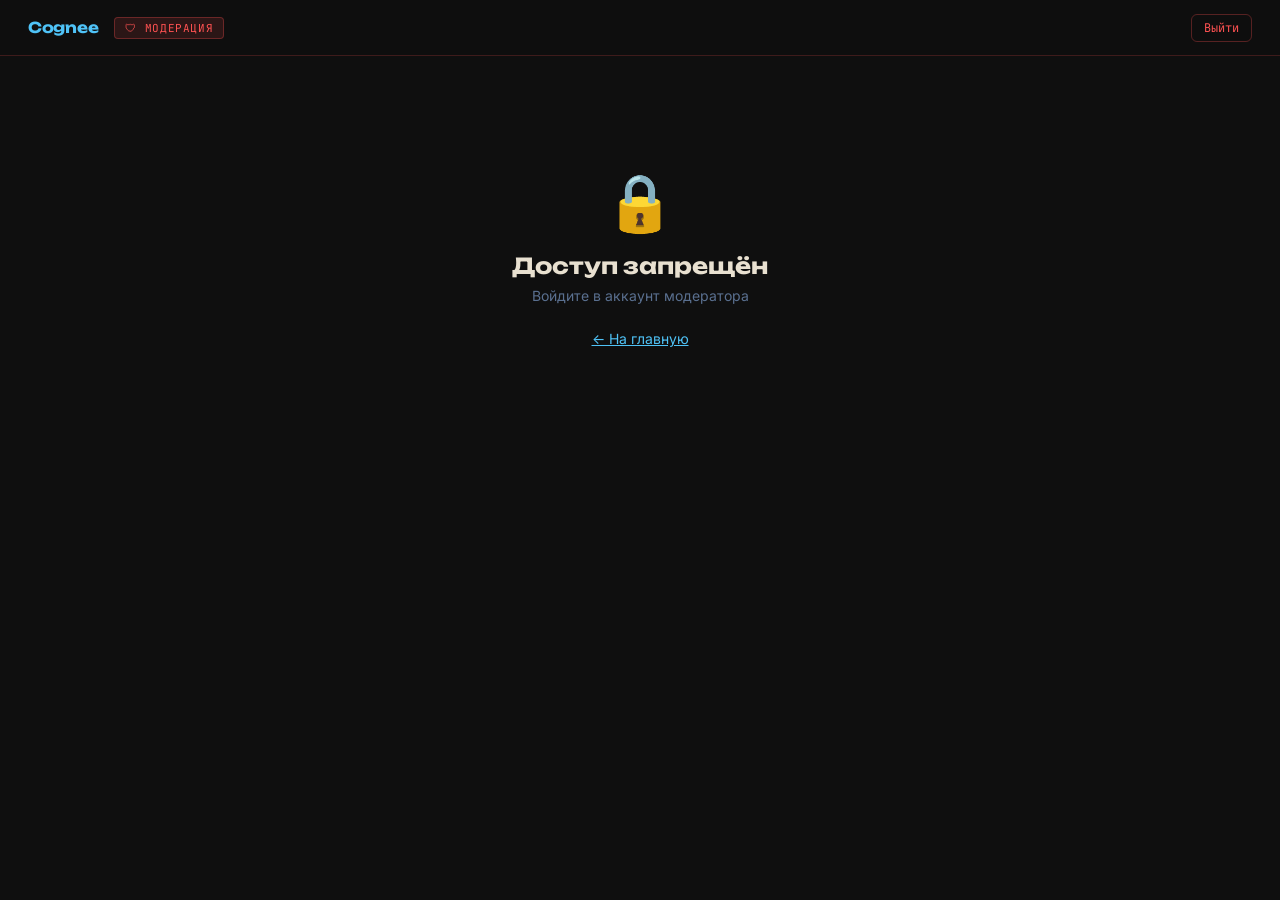
<file: moderation.html>
<!-- moderation.html — v1.0 -->
<!DOCTYPE html>
<html lang="ru" data-theme="dark">
<head>
    <meta charset="UTF-8">
    <meta name="viewport" content="width=device-width, initial-scale=1.0">
    <title>Cognee — Модерация</title>

    <link rel="icon" type="image/png" href="favicon/favicon-96x96.png" sizes="96x96" />
    <link rel="shortcut icon" href="favicon/favicon.ico" />

    <link rel="preconnect" href="https://fonts.googleapis.com">
    <link href="https://fonts.googleapis.com/css2?family=JetBrains+Mono:wght@400;600&family=Unbounded:wght@400;700&family=Inter:wght@400;500;600&display=swap" rel="stylesheet">

    <link rel="stylesheet" href="styles.css">
    <style>
        body { font-family: 'Inter', sans-serif; min-height: 100vh; }

        /* ── HEADER ── */
        .mod-header {
            position: sticky; top: 0; z-index: 50;
            background: rgba(15,15,15,0.95); backdrop-filter: blur(10px);
            border-bottom: 1px solid rgba(255,82,82,0.2);
            padding: 0 28px; height: 56px;
            display: flex; align-items: center; gap: 16px;
        }
        .mod-logo {
            font-family: 'Unbounded', sans-serif; font-size: 15px; font-weight: 700;
            color: #4FC3F7; text-decoration: none; letter-spacing: -0.02em;
        }
        .mod-title-badge {
            font-family: 'JetBrains Mono', monospace; font-size: 11px;
            background: rgba(255,82,82,0.12); color: #FF5252;
            border: 1px solid rgba(255,82,82,0.3); border-radius: 4px;
            padding: 3px 10px; letter-spacing: 0.06em;
        }
        .mod-user {
            font-family: 'JetBrains Mono', monospace; font-size: 11px;
            color: var(--muted, #5a7090); margin-left: auto;
        }
        .mod-logout-btn {
            font-size: 12px; padding: 5px 12px; border-radius: 6px;
            background: none; border: 1px solid rgba(255,82,82,0.3);
            color: #FF5252; cursor: pointer; font-family: 'JetBrains Mono', monospace;
            transition: background 0.2s;
        }
        .mod-logout-btn:hover { background: rgba(255,82,82,0.1); }

        /* ── LAYOUT ── */
        .mod-layout {
            max-width: 1100px; margin: 0 auto; padding: 32px 24px;
        }

        /* ── ACCESS DENIED ── */
        .access-denied {
            text-align: center; padding: 80px 24px; max-width: 480px; margin: 0 auto;
        }
        .access-denied-icon { font-size: 56px; display: block; margin-bottom: 16px; }
        .access-denied-title {
            font-family: 'Unbounded', sans-serif; font-size: 22px; font-weight: 700;
            margin-bottom: 8px;
        }
        .access-denied-sub { font-size: 14px; color: var(--muted, #5a7090); margin-bottom: 24px; }

        /* ── STATS ROW ── */
        .stats-row {
            display: grid; grid-template-columns: repeat(auto-fit, minmax(160px, 1fr));
            gap: 12px; margin-bottom: 28px;
        }
        .stat-card {
            background: rgba(255,255,255,0.03); border: 1px solid rgba(255,255,255,0.07);
            border-radius: 10px; padding: 14px 18px;
        }
        .stat-card-val {
            font-family: 'Unbounded', sans-serif; font-size: 28px; font-weight: 700;
            margin-bottom: 4px;
        }
        .stat-card-lbl {
            font-family: 'JetBrains Mono', monospace; font-size: 11px;
            color: var(--muted, #5a7090); letter-spacing: 0.04em;
        }
        .stat-card.pending  .stat-card-val { color: #FFB300; }
        .stat-card.reviewed .stat-card-val { color: #4FC3F7; }
        .stat-card.resolved .stat-card-val { color: #69F0AE; }
        .stat-card.dismissed .stat-card-val { color: var(--muted, #5a7090); }

        /* ── FILTERS ── */
        .filter-row {
            display: flex; gap: 8px; margin-bottom: 20px; flex-wrap: wrap;
            align-items: center;
        }
        .filter-btn {
            padding: 6px 14px; border-radius: 6px; font-size: 12px;
            font-family: 'JetBrains Mono', monospace; letter-spacing: 0.03em;
            cursor: pointer; border: 1px solid rgba(255,255,255,0.1);
            background: none; color: var(--muted, #5a7090); transition: all 0.15s;
        }
        .filter-btn:hover  { background: rgba(255,255,255,0.06); color: inherit; }
        .filter-btn.active { background: rgba(255,179,0,0.12); color: #FFB300; border-color: rgba(255,179,0,0.4); }
        .reload-btn {
            margin-left: auto; padding: 6px 14px; border-radius: 6px; font-size: 12px;
            font-family: 'JetBrains Mono', monospace; background: rgba(79,195,247,0.1);
            color: #4FC3F7; border: 1px solid rgba(79,195,247,0.3); cursor: pointer;
            transition: background 0.2s;
        }
        .reload-btn:hover { background: rgba(79,195,247,0.2); }

        /* ── REPORT CARDS ── */
        .reports-list { display: flex; flex-direction: column; gap: 12px; }
        .report-card {
            background: rgba(255,255,255,0.03); border: 1px solid rgba(255,255,255,0.07);
            border-radius: 12px; padding: 18px 20px; transition: border-color 0.2s;
        }
        .report-card:hover { border-color: rgba(255,82,82,0.2); }
        .report-card-head {
            display: flex; align-items: flex-start; gap: 12px; margin-bottom: 10px;
        }
        .reason-badge {
            font-family: 'JetBrains Mono', monospace; font-size: 10px;
            text-transform: uppercase; letter-spacing: 0.08em;
            padding: 3px 8px; border-radius: 4px; flex-shrink: 0;
        }
        .reason-spam        { background:rgba(255,82,82,0.12); color:#FF5252; border:1px solid rgba(255,82,82,0.3); }
        .reason-misinformation { background:rgba(255,179,0,0.12); color:#FFB300; border:1px solid rgba(255,179,0,0.3); }
        .reason-offensive   { background:rgba(229,57,53,0.12); color:#EF5350; border:1px solid rgba(229,57,53,0.3); }
        .reason-plagiarism  { background:rgba(124,77,255,0.12); color:#7C4DFF; border:1px solid rgba(124,77,255,0.3); }
        .reason-other       { background:rgba(144,164,174,0.12); color:#90A4AE; border:1px solid rgba(144,164,174,0.3); }

        .report-article-link {
            font-size: 14px; font-weight: 600; color: #4FC3F7;
            text-decoration: none; flex: 1;
        }
        .report-article-link:hover { text-decoration: underline; }
        .report-status-badge {
            font-family: 'JetBrains Mono', monospace; font-size: 10px;
            padding: 3px 8px; border-radius: 4px; flex-shrink: 0;
            margin-left: auto;
        }
        .status-pending   { background:rgba(255,179,0,0.1); color:#FFB300; border:1px solid rgba(255,179,0,0.3); }
        .status-reviewed  { background:rgba(79,195,247,0.1); color:#4FC3F7; border:1px solid rgba(79,195,247,0.3); }
        .status-resolved  { background:rgba(105,240,174,0.1); color:#69F0AE; border:1px solid rgba(105,240,174,0.3); }
        .status-dismissed { background:rgba(144,164,174,0.1); color:#90A4AE; border:1px solid rgba(144,164,174,0.3); }

        .report-meta {
            font-family: 'JetBrains Mono', monospace; font-size: 11px;
            color: var(--muted, #5a7090); margin-bottom: 8px; display: flex; gap: 16px; flex-wrap: wrap;
        }
        .report-comment-text {
            font-size: 13px; color: var(--muted, #5a7090); font-style: italic;
            background: rgba(255,255,255,0.03); border-left: 2px solid rgba(255,82,82,0.3);
            padding: 6px 12px; border-radius: 0 6px 6px 0; margin-bottom: 12px;
        }

        /* Кнопки действий */
        .report-actions { display: flex; gap: 8px; flex-wrap: wrap; }
        .act-btn {
            padding: 6px 14px; border-radius: 6px; font-size: 12px;
            font-family: 'JetBrains Mono', monospace; cursor: pointer;
            border: 1px solid; transition: all 0.15s; background: none;
        }
        .act-btn:disabled { opacity: 0.35; cursor: not-allowed; }
        .act-btn.reviewed  { color:#4FC3F7; border-color:rgba(79,195,247,0.3); }
        .act-btn.reviewed:hover { background:rgba(79,195,247,0.1); }
        .act-btn.resolved  { color:#69F0AE; border-color:rgba(105,240,174,0.3); }
        .act-btn.resolved:hover { background:rgba(105,240,174,0.1); }
        .act-btn.resolved-hide { color:#FF5252; border-color:rgba(255,82,82,0.3); }
        .act-btn.resolved-hide:hover { background:rgba(255,82,82,0.1); }
        .act-btn.dismissed { color:var(--muted,#5a7090); border-color:rgba(255,255,255,0.1); }
        .act-btn.dismissed:hover { background:rgba(255,255,255,0.06); }

        /* Empty state */
        .empty-state {
            text-align: center; padding: 60px 20px;
            color: var(--muted, #5a7090); font-size: 14px;
        }
        .empty-state-icon { font-size: 40px; display: block; margin-bottom: 12px; }

        /* Loading */
        .mod-spinner {
            width: 32px; height: 32px; border: 3px solid rgba(79,195,247,0.15);
            border-top-color: #4FC3F7; border-radius: 50%;
            animation: spin 0.8s linear infinite; margin: 40px auto;
        }
        @keyframes spin { to { transform: rotate(360deg); } }

        /* Toast */
        #toast-container {
            position: fixed; bottom: 24px; left: 50%; transform: translateX(-50%);
            z-index: 600; display: flex; flex-direction: column; align-items: center; gap: 8px;
            pointer-events: none;
        }
        .toast {
            padding: 9px 18px; border-radius: 9px; font-size: 13px;
            font-family: 'JetBrains Mono', monospace;
            pointer-events: none; animation: toastIn 0.2s ease;
            border: 1px solid; backdrop-filter: blur(8px);
        }
        .toast.ok   { background:rgba(105,240,174,0.12); color:#69F0AE; border-color:rgba(105,240,174,0.3); }
        .toast.err  { background:rgba(255,82,82,0.12); color:#FF5252; border-color:rgba(255,82,82,0.3); }
        .toast.warn { background:rgba(255,179,0,0.12); color:#FFB300; border-color:rgba(255,179,0,0.3); }
        @keyframes toastIn { from{opacity:0;transform:translateY(10px)} to{opacity:1;transform:translateY(0)} }

        /* Reason labels */
        .reason-labels {
            spam:'Спам', misinformation:'Дезинформация',
            offensive:'Оскорбления', plagiarism:'Плагиат', other:'Другое'
        }
    </style>
</head>
<body data-theme="dark">

    <div id="toast-container"></div>

    <!-- HEADER -->
    <header class="mod-header">
        <a class="mod-logo" href="landing.html">Cognee</a>
        <span class="mod-title-badge">🛡 МОДЕРАЦИЯ</span>
        <span class="mod-user" id="mod-user-email"></span>
        <button class="mod-logout-btn" onclick="doLogout()">Выйти</button>
    </header>

    <!-- MAIN LAYOUT -->
    <div class="mod-layout" id="mod-layout">
        <div class="mod-spinner" id="mod-spinner"></div>
    </div>

    <script src="config.js" onerror="console.warn('[Cognee] config.js не найден')"></script>
    <script src="supabase.js"></script>
    <script>
    // moderation.js inline — v8.5
    (function(){
    'use strict';

    const REASON_LABELS = {
        spam:            'Спам',
        misinformation:  'Дезинформация',
        offensive:       'Оскорбления',
        plagiarism:      'Плагиат',
        other:           'Другое',
    };

    const STATUS_LABELS = {
        pending:   'Ожидает',
        reviewed:  'Просмотрено',
        resolved:  'Решено',
        dismissed: 'Отклонено',
    };

    let allReports   = [];
    let activeFilter = 'all';

    // ── ИНИЦИАЛИЗАЦИЯ ─────────────────────────────────────────────────────────
    window.addEventListener('DOMContentLoaded', async () => {
        try {
            await CogneeSupabase.init();

            if (!CogneeSupabase.isAuthenticated()) {
                showAccessDenied('Войдите в аккаунт модератора');
                return;
            }

            const user = CogneeSupabase.getCurrentUser();
            document.getElementById('mod-user-email').textContent = user.email || '';

            // Проверяем статус модератора
            const modCheck = await CogneeSupabase._dbFetch('GET',
                '/rest/v1/moderators?user_id=eq.' + user.id + '&is_active=eq.true&select=user_id');

            if (!Array.isArray(modCheck) || modCheck.length === 0) {
                showAccessDenied('У вас нет прав модератора');
                return;
            }

            await loadReports();

        } catch(e) {
            console.error('[Cognee moderation v8.5]', e);
            showAccessDenied('Ошибка инициализации: ' + e.message);
        }
    });

    // ── ЗАГРУЗКА ЖАЛОБ ────────────────────────────────────────────────────────
    async function loadReports() {
        showSpinner(true);
        try {
            const res = await CogneeSupabase._rpc('get_pending_reports', { p_limit: 100, p_offset: 0 });
            allReports = Array.isArray(res) ? res : [];
            renderAll();
        } catch(e) {
            console.error('[Cognee moderation v8.5] loadReports:', e);
            showToast('Ошибка загрузки жалоб: ' + e.message, 'err');
        } finally {
            showSpinner(false);
        }
    }

    // ── РЕНДЕР ────────────────────────────────────────────────────────────────
    function renderAll() {
        const layout = document.getElementById('mod-layout');

        // Считаем статистику
        const counts = { all: allReports.length, pending: 0, reviewed: 0, resolved: 0, dismissed: 0 };
        allReports.forEach(r => { if (counts[r.status] !== undefined) counts[r.status]++; });

        // Фильтруем
        const filtered = activeFilter === 'all'
            ? allReports
            : allReports.filter(r => r.status === activeFilter);

        layout.innerHTML = `
            <!-- Статистика -->
            <div class="stats-row">
                <div class="stat-card pending">
                    <div class="stat-card-val">${counts.pending}</div>
                    <div class="stat-card-lbl">Ожидают</div>
                </div>
                <div class="stat-card reviewed">
                    <div class="stat-card-val">${counts.reviewed}</div>
                    <div class="stat-card-lbl">Просмотрено</div>
                </div>
                <div class="stat-card resolved">
                    <div class="stat-card-val">${counts.resolved}</div>
                    <div class="stat-card-lbl">Решено</div>
                </div>
                <div class="stat-card dismissed">
                    <div class="stat-card-val">${counts.dismissed}</div>
                    <div class="stat-card-lbl">Отклонено</div>
                </div>
            </div>

            <!-- Фильтры -->
            <div class="filter-row">
                <button class="filter-btn ${activeFilter==='all'?'active':''}" onclick="setFilter('all')">
                    Все (${counts.all})
                </button>
                <button class="filter-btn ${activeFilter==='pending'?'active':''}" onclick="setFilter('pending')">
                    ⏳ Ожидают (${counts.pending})
                </button>
                <button class="filter-btn ${activeFilter==='reviewed'?'active':''}" onclick="setFilter('reviewed')">
                    👁 Просмотрено (${counts.reviewed})
                </button>
                <button class="filter-btn ${activeFilter==='resolved'?'active':''}" onclick="setFilter('resolved')">
                    ✅ Решено (${counts.resolved})
                </button>
                <button class="filter-btn ${activeFilter==='dismissed'?'active':''}" onclick="setFilter('dismissed')">
                    ✗ Отклонено (${counts.dismissed})
                </button>
                <button class="reload-btn" onclick="loadReports()">↺ Обновить</button>
            </div>

            <!-- Карточки -->
            <div class="reports-list" id="reports-list">
                ${filtered.length === 0
                    ? '<div class="empty-state"><span class="empty-state-icon">✅</span>Жалоб в этой категории нет</div>'
                    : filtered.map(r => renderCard(r)).join('')
                }
            </div>
        `;
    }

    function renderCard(r) {
        const isPending   = r.status === 'pending';
        const reasonLabel = REASON_LABELS[r.reason] || r.reason;
        const statusLabel = STATUS_LABELS[r.status]  || r.status;
        const date        = r.created_at
            ? new Date(r.created_at).toLocaleString('ru-RU', { day:'numeric', month:'short', hour:'2-digit', minute:'2-digit' })
            : '';
        const articleUrl  = 'reader.html?id=' + r.article_id;
        const articleTitle = escHtml(r.article_title || 'Статья #' + r.article_id);
        const reporter     = escHtml(r.reporter_name  || 'Аноним');
        const comment      = r.comment ? '<div class="report-comment-text">' + escHtml(r.comment) + '</div>' : '';

        const btns = isPending ? `
            <button class="act-btn reviewed"  onclick="resolveReport(${r.id},'reviewed',false)">👁 Просмотрено</button>
            <button class="act-btn resolved"   onclick="resolveReport(${r.id},'resolved',false)">✅ Решить</button>
            <button class="act-btn resolved-hide" onclick="resolveReport(${r.id},'resolved',true)">🚫 Решить + скрыть статью</button>
            <button class="act-btn dismissed"  onclick="resolveReport(${r.id},'dismissed',false)">✗ Отклонить</button>
        ` : `<span style="font-size:12px;color:var(--muted,#5a7090);font-family:'JetBrains Mono',monospace">Обработано</span>`;

        return `
            <div class="report-card" id="report-card-${r.id}">
                <div class="report-card-head">
                    <span class="reason-badge reason-${r.reason}">${reasonLabel}</span>
                    <a class="report-article-link" href="${articleUrl}" target="_blank">${articleTitle}</a>
                    <span class="report-status-badge status-${r.status}">${statusLabel}</span>
                </div>
                <div class="report-meta">
                    <span>👤 ${reporter}</span>
                    <span>📅 ${date}</span>
                    <span>🆔 жалоба #${r.id}</span>
                </div>
                ${comment}
                <div class="report-actions">${btns}</div>
            </div>
        `;
    }

    // ── ФИЛЬТР ────────────────────────────────────────────────────────────────
    window.setFilter = function(filter) {
        activeFilter = filter;
        renderAll();
    };

    // ── МОДЕРАТОРСКИЕ ДЕЙСТВИЯ ────────────────────────────────────────────────
    window.resolveReport = async function(reportId, status, hideArticle) {
        const card = document.getElementById('report-card-' + reportId);
        if (card) {
            card.querySelectorAll('.act-btn').forEach(b => b.disabled = true);
        }
        try {
            await CogneeSupabase._rpc('resolve_report', {
                p_report_id:   reportId,
                p_status:      status,
                p_hide_article: hideArticle,
            });

            // Обновляем локально
            const r = allReports.find(x => x.id === reportId);
            if (r) r.status = status;

            showToast(
                status === 'resolved'  ? (hideArticle ? '✅ Решено — статья скрыта' : '✅ Решено') :
                status === 'reviewed'  ? '👁 Отмечено как просмотренное' :
                '✗ Жалоба отклонена',
                status === 'dismissed' ? 'warn' : 'ok'
            );
            renderAll();
        } catch(e) {
            console.error('[Cognee moderation v8.5] resolveReport:', e);
            showToast('Ошибка: ' + e.message, 'err');
            if (card) {
                card.querySelectorAll('.act-btn').forEach(b => b.disabled = false);
            }
        }
    };

    // ── LOGOUT ────────────────────────────────────────────────────────────────
    window.doLogout = async function() {
        try {
            await CogneeSupabase.signOut();
        } finally {
            location.href = 'landing.html';
        }
    };

    // ── УТИЛИТЫ ───────────────────────────────────────────────────────────────
    function showAccessDenied(msg) {
        document.getElementById('mod-layout').innerHTML = `
            <div class="access-denied">
                <span class="access-denied-icon">🔒</span>
                <div class="access-denied-title">Доступ запрещён</div>
                <div class="access-denied-sub">${escHtml(msg)}</div>
                <a href="landing.html" style="color:#4FC3F7;font-size:14px;">← На главную</a>
            </div>
        `;
    }

    function showSpinner(show) {
        let sp = document.getElementById('mod-spinner');
        if (show) {
            if (!sp) {
                sp = document.createElement('div');
                sp.id = 'mod-spinner';
                sp.className = 'mod-spinner';
                document.getElementById('mod-layout').appendChild(sp);
            }
            sp.style.display = 'block';
        } else {
            if (sp) sp.style.display = 'none';
        }
    }

    function escHtml(s) {
        return String(s).replace(/&/g,'&amp;').replace(/</g,'&lt;').replace(/>/g,'&gt;');
    }

    window.showToast = function(msg, type) {
        type = type || 'ok';
        const container = document.getElementById('toast-container');
        const el = document.createElement('div');
        el.className   = 'toast ' + type;
        el.textContent = msg;
        container.appendChild(el);
        setTimeout(() => {
            el.style.transition = 'opacity 0.3s';
            el.style.opacity = '0';
            setTimeout(() => el.remove(), 300);
        }, 3500);
    };

    })();
    </script>
</body>
</html>
</file>
<file: styles.css>
/* ═══════════════════════════════════════════════════════════
   Cognee — styles.css v1.0
   Общие стили платформы: темы, адаптация под КИМ, читалка, каталог, профиль
   ═══════════════════════════════════════════════════════════ */

/* ─── CSS-ПЕРЕМЕННЫЕ: ТЁМНАЯ ТЕМА (по умолчанию) ─────────────────────────── */
:root {
    --bg:            #0f0f0f;
    --bg-normal:     #111318;
    --bg-tired:      #12100e;
    --text:          #e8e0d0;
    --text-normal:   #ddd8c8;
    --text-tired:    #c4b89e;
    --h2-focus:      #4FC3F7;
    --h2-normal:     #81C784;
    --h2-tired:      #c49a6c;
    --h2-border-f:   #4FC3F722;
    --h2-border-n:   #81C78422;
    --h2-border-t:   #c49a6c22;
    --kim-bg:        #0a1020;
    --kim-color:     #a0b8d0;
    --keyword-bg:    rgba(255,253,231,0.12);
    --keyword-color: #FFE082;
    --keyword-box:   rgba(255,224,130,0.2);
    --active-glow:   rgba(196,154,108,0.18);
}

/* ─── CSS-ПЕРЕМЕННЫЕ: СВЕТЛАЯ ТЕМА ───────────────────────────────────────── */
[data-theme="light"] {
    --bg:            #f5f0e8;
    --bg-normal:     #eeeae0;
    --bg-tired:      #f0ebe0;
    --text:          #2a2520;
    --text-normal:   #342e28;
    --text-tired:    #5c4f3d;
    --h2-focus:      #1a7ab5;
    --h2-normal:     #2e7d32;
    --h2-tired:      #8b5e3c;
    --h2-border-f:   #1a7ab522;
    --h2-border-n:   #2e7d3222;
    --h2-border-t:   #8b5e3c22;
    --kim-bg:        #ddd8ce;
    --kim-color:     #4a3f35;
    --keyword-bg:    rgba(139,94,60,0.12);
    --keyword-color: #7a4820;
    --keyword-box:   rgba(139,94,60,0.2);
    --active-glow:   rgba(139,94,60,0.12);
}

/* ─── БАЗОВЫЕ СТИЛИ ──────────────────────────────────────────────────────── */
*, *::before, *::after {
    box-sizing: border-box;
}

body {
    font-family: 'Lora', Georgia, 'Times New Roman', serif;
    background-color: var(--bg);
    color: var(--text);
    margin: 0;
    padding: 0 0 140px;
    transition:
        font-size        1.5s ease,
        line-height      1.5s ease,
        background-color 1.2s ease,
        color            1.2s ease;
}

.article {
    max-width: 700px;
    margin: 60px auto;
    padding: 0 24px;
}

/* ─── РЕЖИМ FOCUS (КИМ > 70) ─────────────────────────────────────────────── */
body.mode-focus {
    font-size: 16px;
    line-height: 1.65;
    background-color: var(--bg);
    color: var(--text);
}

body.mode-focus p {
    opacity: 1;
    margin-bottom: 18px;
    transition: opacity 1.5s ease;
}

body.mode-focus .keyword {
    background: none;
    padding: 0;
    border-radius: 0;
    box-shadow: none;
    color: inherit;
}

body.mode-focus h2 {
    font-size: 20px;
    color: var(--h2-focus);
    border-bottom: 1px solid var(--h2-border-f);
    padding-bottom: 8px;
    margin: 40px 0 16px;
}

/* ─── РЕЖИМ NORMAL (КИМ 40–70) ───────────────────────────────────────────── */
body.mode-normal {
    font-size: 17px;
    line-height: 1.85;
    background-color: var(--bg-normal);
    color: var(--text-normal);
}

body.mode-normal p {
    opacity: 1;
    margin-bottom: 22px;
    transition: opacity 1.5s ease;
}

body.mode-normal .keyword {
    background: var(--keyword-bg);
    color: var(--keyword-color);
    padding: 1px 5px;
    border-radius: 3px;
    box-shadow: 0 0 0 1px var(--keyword-box);
}

body.mode-normal h2 {
    font-size: 20px;
    color: var(--h2-normal);
    border-bottom: 1px solid var(--h2-border-n);
    padding-bottom: 8px;
    margin: 40px 0 16px;
}

/* ─── РЕЖИМ TIRED (КИМ < 40) ─────────────────────────────────────────────── */
body.mode-tired {
    font-size: 20px;
    line-height: 2.15;
    background-color: var(--bg-tired);
    color: var(--text-tired);
}

body.mode-tired {
    background-color: #13110e;
}

[data-theme="light"].mode-tired,
[data-theme="light"] body.mode-tired {
    background-color: #f0e8d8;
}

body.mode-tired p {
    opacity: 0.1;
    margin-bottom: 28px;
    transition: opacity 1.2s ease;
}

body.mode-tired p.active-para {
    opacity: 1;
    background: var(--active-glow);
    border-radius: 8px;
    padding: 12px 16px;
    margin: 0 -16px 28px;
    box-shadow: 0 0 40px var(--active-glow);
}

body.mode-tired h2 {
    font-size: 22px;
    color: var(--h2-tired);
    border-bottom: 1px solid var(--h2-border-t);
    padding-bottom: 8px;
    margin: 48px 0 20px;
    opacity: 0.5;
    transition: opacity 1.2s ease;
}

/* ─── ПАРАГРАФЫ С ДВУМЯ ВЕРСИЯМИ ─────────────────────────────────────────── */
.para-full,
.para-simple {
    margin: 0 0 18px;
}

/* ─── КНОПКА-ТРИГГЕР ПАУЗЫ ───────────────────────────────────────────────── */
#pause-trigger-btn {
    position: fixed;
    bottom: 30px;
    left: 50%;
    transform: translateX(-50%);
    background: linear-gradient(135deg, #c47a45, #a05a28);
    color: #fff8f0;
    font-size: 15px;
    font-weight: bold;
    font-family: Georgia, serif;
    padding: 14px 32px;
    border: none;
    border-radius: 50px;
    cursor: pointer;
    box-shadow:
        0 4px 24px rgba(180,100,40,0.45),
        0 0 50px rgba(160,80,30,0.2);
    transition:
        background   0.2s ease,
        transform    0.15s ease,
        box-shadow   0.2s ease;
    z-index: 10002;
    white-space: nowrap;
    letter-spacing: 0.02em;
}

#pause-trigger-btn:hover {
    background: linear-gradient(135deg, #a05a28, #804020);
    transform: translateX(-50%) scale(1.04);
    box-shadow:
        0 6px 32px rgba(160,80,30,0.55),
        0 0 60px rgba(160,80,30,0.25);
}

#pause-trigger-btn:active {
    transform: translateX(-50%) scale(0.97);
}

/* ─── ПОЛНОЭКРАННЫЙ ОВЕРЛЕЙ ПАУЗЫ ────────────────────────────────────────── */
#pause-overlay {
    position: fixed;
    inset: 0;
    z-index: 20000;
    display: none;
    align-items: center;
    justify-content: center;
    background: radial-gradient(ellipse at center, #2a1a0a 0%, #0f0a05 100%);
    opacity: 0;
    transition: opacity 0.5s ease;
}

#pause-overlay.active {
    display: flex;
    opacity: 1;
}

[data-theme="light"] #pause-overlay {
    background: radial-gradient(ellipse at center, #f5e8d0 0%, #e8d5b0 100%);
}

.pause-overlay-inner {
    display: flex;
    flex-direction: column;
    align-items: center;
    gap: 20px;
    text-align: center;
    padding: 40px;
    max-width: 480px;
}

.pause-overlay-emoji {
    font-size: 64px;
    line-height: 1;
    filter: drop-shadow(0 0 30px rgba(220,140,60,0.6));
    animation: pause-float 3s ease-in-out infinite;
}

@keyframes pause-float {
    0%, 100% { transform: translateY(0);    }
    50%       { transform: translateY(-8px); }
}

.pause-overlay-title {
    font-family: Georgia, serif;
    font-size: 28px;
    font-weight: 600;
    color: #f0d8b0;
    letter-spacing: 0.04em;
}

[data-theme="light"] .pause-overlay-title { color: #6b3a10; }

.pause-overlay-countdown {
    font-family: 'Courier New', monospace;
    font-size: 72px;
    font-weight: 700;
    font-variant-numeric: tabular-nums;
    color: #e8a060;
    line-height: 1;
    text-shadow: 0 0 40px rgba(232,160,96,0.5);
    letter-spacing: 0.06em;
}

[data-theme="light"] .pause-overlay-countdown {
    color: #a05020;
    text-shadow: 0 0 30px rgba(160,80,32,0.3);
}

.pause-overlay-subtitle {
    font-family: Georgia, serif;
    font-size: 16px;
    color: #a07850;
    font-style: italic;
    letter-spacing: 0.02em;
    line-height: 1.6;
}

[data-theme="light"] .pause-overlay-subtitle { color: #7a5030; }

.pause-overlay-return {
    margin-top: 16px;
    background: transparent;
    color: #c47a45;
    border: 1px solid #c47a4566;
    border-radius: 30px;
    padding: 12px 28px;
    font-size: 14px;
    font-family: 'Courier New', monospace;
    font-weight: 600;
    letter-spacing: 0.04em;
    cursor: pointer;
    transition: background 0.2s ease, border-color 0.2s ease, transform 0.1s ease;
}

.pause-overlay-return:hover {
    background: rgba(196,122,69,0.15);
    border-color: #c47a45aa;
    transform: scale(1.03);
}

.pause-overlay-return:active { transform: scale(0.97); }

[data-theme="light"] .pause-overlay-return { color: #8b4010; border-color: #8b401066; }
[data-theme="light"] .pause-overlay-return:hover { background: rgba(139,64,16,0.1); border-color: #8b4010aa; }

/* ─── КИМ-ДИСПЛЕЙ ────────────────────────────────────────────────────────── */
#kim-display {
    background-color: var(--kim-bg);
    color: var(--kim-color);
    font-size: 13px;
    font-family: 'Courier New', monospace;
    padding: 8px 14px;
    border-radius: 8px;
    border-left: 3px solid #4FC3F7;
    position: fixed;
    top: 64px;
    right: 20px;
    z-index: 9999;
    letter-spacing: 0.06em;
    box-shadow:
        0 2px 16px rgba(0,0,0,0.3),
        inset 0 1px 0 rgba(255,255,255,0.04);
    transition: border-color 1s ease, background-color 1.2s ease, color 1.2s ease;
}

/* ─── КИМ ПУЛЬС ПРИ СМЕНЕ ЗОНЫ ──────────────────────────────────────────── */
@keyframes kim-pulse {
    0%,100% { transform: scale(1); }
    50%      { transform: scale(1.08); }
}

#kim-display.kim-pulse-anim {
    animation: kim-pulse 0.6s ease;
}

/* ─── КНОПКА ТЕМЫ ────────────────────────────────────────────────────────── */
#cognee-theme-toggle {
    position: fixed; top: 112px; right: 20px; z-index: 9999;
    background: transparent; border: 1px solid rgba(255,255,255,0.15);
    color: #a0b8d0; font-size: 16px; width: 36px; height: 36px;
    border-radius: 50%; cursor: pointer;
    display: flex; align-items: center; justify-content: center;
    transition: background 0.2s, color 0.2s, border-color 0.2s;
}
#cognee-theme-toggle:hover { background: rgba(255,255,255,0.1) !important; }
[data-theme="light"] #cognee-theme-toggle { color: #4a3f35 !important; border-color: rgba(0,0,0,0.2) !important; }
[data-theme="light"] #cognee-theme-toggle:hover { background: rgba(0,0,0,0.08) !important; }

[data-theme="light"] #kim-display {
    box-shadow: 0 2px 16px rgba(0,0,0,0.12), inset 0 1px 0 rgba(255,255,255,0.6);
}

/* ─── ССЫЛКА НА ДАШБОРД ──────────────────────────────────────────────────── */
#dash-link {
    position: fixed; top: 156px; right: 20px; z-index: 9999;
    background-color: var(--kim-bg); border: 1px solid rgba(255,255,255,0.08);
    border-radius: 8px; width: 36px; height: 36px;
    display: flex; align-items: center; justify-content: center;
    font-size: 17px; text-decoration: none; line-height: 1;
    box-shadow: 0 2px 16px rgba(0,0,0,0.3);
    transition: background-color 0.2s ease, border-color 0.2s ease;
}
#dash-link:hover { background-color: rgba(79,195,247,0.15); border-color: rgba(79,195,247,0.3); }

/* ─── ССЫЛКА НА ПРОФИЛЬ ──────────────────────────────────────────────────── */
#profile-link {
    position: fixed; top: 200px; right: 20px; z-index: 9999;
    background-color: var(--kim-bg); border: 1px solid rgba(255,255,255,0.08);
    border-radius: 8px; width: 36px; height: 36px;
    display: flex; align-items: center; justify-content: center;
    font-size: 17px; text-decoration: none; line-height: 1;
    box-shadow: 0 2px 16px rgba(0,0,0,0.3);
    transition: background-color 0.2s ease, border-color 0.2s ease;
}
#profile-link:hover { background-color: rgba(79,195,247,0.15); border-color: rgba(79,195,247,0.3); }

/* ─── КНОПКА ЗАКЛАДКИ ────────────────────────────────────────────────────── */
#cognee-bookmark-btn {
    position: fixed; top: 244px; right: 20px; z-index: 9999;
    background-color: var(--kim-bg); border: 1px solid rgba(255,255,255,0.08);
    border-radius: 8px; width: 36px; height: 36px;
    display: flex; align-items: center; justify-content: center;
    font-size: 17px; text-decoration: none; line-height: 1; cursor: pointer;
    box-shadow: 0 2px 16px rgba(0,0,0,0.3);
    transition: background-color 0.2s ease, border-color 0.2s ease;
}
#cognee-bookmark-btn:hover { background-color: rgba(79,195,247,0.15); border-color: rgba(79,195,247,0.3); }

/* ═══════════════════════════════════════════════════════════
   AI-ЭЛЕМЕНТЫ
   ═══════════════════════════════════════════════════════════ */

#cognee-ai-status {
    position: fixed; bottom: 24px; right: 24px;
    padding: 7px 16px;
    background: rgba(10, 16, 32, 0.88);
    border: 1px solid rgba(79, 195, 247, 0.3);
    border-radius: 20px;
    font-family: 'Courier New', monospace;
    font-size: 11px; font-weight: 600; color: #4FC3F7;
    letter-spacing: 0.04em; z-index: 10002;
    opacity: 0; transform: translateY(8px);
    transition: opacity 0.3s ease, transform 0.3s ease;
    pointer-events: none; white-space: nowrap;
    backdrop-filter: blur(8px);
}

#cognee-ai-status.visible { opacity: 1; transform: translateY(0); }

[data-theme="light"] #cognee-ai-status {
    background: rgba(245, 240, 232, 0.92);
    border-color: rgba(26, 122, 181, 0.3);
    color: #1a7ab5;
}

.cognee-ai-spinner {
    display: flex; gap: 5px;
    align-items: center; justify-content: center;
    padding: 10px 0 4px; opacity: 0.6;
}

.cognee-ai-spinner span {
    display: inline-block; width: 5px; height: 5px; border-radius: 50%;
    background: #4FC3F7;
    animation: cognee-dot-pulse 1.2s ease-in-out infinite;
}

.cognee-ai-spinner span:nth-child(2) { animation-delay: 0.2s; }
.cognee-ai-spinner span:nth-child(3) { animation-delay: 0.4s; }

@keyframes cognee-dot-pulse {
    0%, 80%, 100% { transform: scale(0.7); opacity: 0.4; }
    40%            { transform: scale(1.2); opacity: 1; }
}

[data-theme="light"] .cognee-ai-spinner span { background: #1a7ab5; }

.keyword-ai {
    background: rgba(79, 195, 247, 0.14);
    color: #7dd3f7;
    border-bottom: 1px solid rgba(79, 195, 247, 0.4);
    border-radius: 2px; padding: 0 2px;
    transition: background 0.2s ease;
}
.keyword-ai:hover { background: rgba(79, 195, 247, 0.25); }

[data-theme="light"] .keyword-ai {
    background: rgba(26, 122, 181, 0.1);
    color: #1a5f8b;
    border-bottom-color: rgba(26, 122, 181, 0.35);
}

/* ═══════════════════════════════════════════════════════════
   МОБИЛЬНАЯ АДАПТАЦИЯ
   ═══════════════════════════════════════════════════════════ */
@media (max-width: 600px) {

    #kim-display {
        font-size: 11px; padding: 5px 9px; top: 60px; right: 8px;
        max-width: calc(100vw - 16px); white-space: nowrap;
        overflow: hidden; text-overflow: ellipsis;
    }

    #cognee-theme-toggle { top: 96px;  right: 8px; width: 30px; height: 30px; font-size: 14px; }
    #dash-link            { top: 132px; right: 8px; width: 30px; height: 30px; font-size: 14px; }
    #profile-link          { top: 168px; right: 8px; width: 30px; height: 30px; font-size: 14px; }
    #cognee-bookmark-btn   { top: 204px; right: 8px; width: 30px; height: 30px; font-size: 14px; }

    #cognee-mode-switcher {
        flex-direction: row !important; flex-wrap: wrap !important; gap: 4px !important;
        bottom: 10px !important; left: 8px !important; right: 8px !important;
        justify-content: center !important;
    }
    #cognee-mode-switcher button { font-size: 10px !important; padding: 4px 10px !important; }

    .article { padding: 0 14px; margin: 32px auto; }
    body { padding-bottom: 80px; }

    #pause-trigger-btn {
        min-height: 44px; min-width: 200px;
        font-size: 14px; padding: 10px 24px;
    }

    #cognee-progress-bar { width: 4px !important; }
}

@media (max-width: 600px) {
    .reader-nav { padding: 0 12px !important; }
    .article-title { font-size: clamp(18px, 5vw, 28px) !important; }
    .meta-row { gap: 8px !important; }
    :root { --reader-max: 100% !important; }
}

/* ═══════════════════════════════════════════════════════════
   AI-функции читалки: перефраз, таймер, теги, закладки, хронорежим
   ═══════════════════════════════════════════════════════════ */

/* ─── Кнопка "Объясни иначе" ──────────────────────────────────────────────── */

.explain-btn {
    display: inline-flex;
    align-items: center;
    gap: 6px;
    margin: 8px 0 4px;
    font-family: 'JetBrains Mono', 'Courier New', monospace;
    font-size: 12px;
    font-weight: 600;
    letter-spacing: 0.03em;
    background: rgba(79, 195, 247, 0.07);
    color: #4FC3F7;
    border: 1px solid rgba(79, 195, 247, 0.22);
    border-radius: 20px;
    padding: 5px 14px;
    cursor: pointer;
    transition: background 0.2s ease, border-color 0.2s ease, transform 0.1s ease;
    animation: explain-btn-appear 0.4s ease both;
}

.explain-btn:hover:not(:disabled) {
    background: rgba(79, 195, 247, 0.16);
    border-color: rgba(79, 195, 247, 0.45);
    transform: translateY(-1px);
}

.explain-btn:active:not(:disabled) { transform: scale(0.96); }
.explain-btn:disabled { opacity: 0.45; cursor: not-allowed; }

@keyframes explain-btn-appear {
    from { opacity: 0; transform: translateY(8px); }
    to   { opacity: 1; transform: translateY(0); }
}

[data-theme="light"] .explain-btn {
    background: rgba(26, 122, 181, 0.07); color: #1a7ab5;
    border-color: rgba(26, 122, 181, 0.22);
}
[data-theme="light"] .explain-btn:hover:not(:disabled) {
    background: rgba(26, 122, 181, 0.14); border-color: rgba(26, 122, 181, 0.45);
}

/* ─── Блок результата перефраза ───────────────────────────────────────────── */

.explain-result {
    display: none;
    overflow: hidden;
    background: rgba(79, 195, 247, 0.04);
    border: 1px solid rgba(79, 195, 247, 0.14);
    border-left: 3px solid #4FC3F7;
    border-radius: 0 8px 8px 0;
    padding: 0;
    margin: 6px 0 12px;
}

.explain-result.visible {
    display: block;
    padding: 12px 16px;
    animation: explain-result-in 0.35s ease;
}

@keyframes explain-result-in {
    from { opacity: 0; transform: translateY(-6px); }
    to   { opacity: 1; transform: translateY(0); }
}

.explain-result-label {
    font-family: 'JetBrains Mono', 'Courier New', monospace;
    font-size: 10px; font-weight: 700;
    text-transform: uppercase; letter-spacing: 0.1em;
    color: #4FC3F7; margin-bottom: 8px; opacity: 0.8;
}

.explain-result-text {
    font-family: 'Lora', Georgia, serif;
    font-size: 15px; line-height: 1.75; color: #c8d8e8;
}

.explain-close {
    display: block; margin-top: 10px;
    background: none; border: none; color: #4a6278;
    font-family: 'JetBrains Mono', 'Courier New', monospace;
    font-size: 11px; letter-spacing: 0.04em;
    cursor: pointer; padding: 0;
    transition: color 0.2s ease; text-align: left;
}
.explain-close:hover { color: #7a9ab8; }

[data-theme="light"] .explain-result {
    background: rgba(26, 122, 181, 0.04);
    border-color: rgba(26, 122, 181, 0.14);
    border-left-color: #1a7ab5;
}
[data-theme="light"] .explain-result-label { color: #1a7ab5; }
[data-theme="light"] .explain-result-text  { color: #3a4f68; }
[data-theme="light"] .explain-close        { color: #7a96b0; }

/* ─── Таймер чтения ────────────────────────────────────────────────────────── */

#read-time-left {
    font-family: 'JetBrains Mono', 'Courier New', monospace;
    font-size: 11px;
    color: var(--muted, #5a7090);
    letter-spacing: 0.03em;
    transition: color 0.5s ease;
}
#read-time-left.mode-tired { color: #FFB74D; }
[data-theme="light"] #read-time-left { color: #7a9aaa; }

/* ─── Теги в каталоге ──────────────────────────────────────────────────────── */

.article-card-tags {
    display: flex; flex-wrap: wrap; gap: 5px;
    margin-top: 10px; align-items: center;
}

.article-card-tag {
    font-family: 'JetBrains Mono', 'Courier New', monospace;
    font-size: 10px; font-weight: 600; letter-spacing: 0.05em;
    background: rgba(79, 195, 247, 0.07); color: #4a7090;
    border: 1px solid rgba(79, 195, 247, 0.15);
    border-radius: 4px; padding: 2px 7px;
    transition: background 0.15s, border-color 0.15s;
}
.article-card-tag:hover {
    background: rgba(79, 195, 247, 0.13); border-color: rgba(79, 195, 247, 0.3); color: #4FC3F7;
}

.article-card-kim {
    font-family: 'JetBrains Mono', 'Courier New', monospace;
    font-size: 10px; font-weight: 700;
    background: rgba(124, 77, 255, 0.08); color: #9c7adb;
    border: 1px solid rgba(124, 77, 255, 0.2);
    border-radius: 4px; padding: 2px 7px; letter-spacing: 0.04em;
}

[data-theme="light"] .article-card-tag {
    background: rgba(26, 122, 181, 0.07); color: #3a6080;
    border-color: rgba(26, 122, 181, 0.18);
}

/* ─── Баннер рекомендуемого КИМ (reader.html) ─────────────────────────────── */

#kim-recommend-banner {
    max-width: 720px; margin: 0 auto 24px; padding: 0 24px;
}

.kim-rec-inner {
    display: flex; align-items: center; gap: 12px;
    padding: 12px 16px;
    background: rgba(124, 77, 255, 0.07);
    border: 1px solid rgba(124, 77, 255, 0.2);
    border-left: 3px solid #7C4DFF;
    border-radius: 0 8px 8px 0;
    animation: rec-banner-in 0.4s ease;
}

@keyframes rec-banner-in {
    from { opacity: 0; transform: translateX(-10px); }
    to   { opacity: 1; transform: translateX(0); }
}

.kim-rec-icon { font-size: 18px; flex-shrink: 0; }
.kim-rec-text {
    font-family: 'JetBrains Mono', 'Courier New', monospace;
    font-size: 12px; color: #b39ddb; letter-spacing: 0.03em; flex: 1; line-height: 1.5;
}
.kim-rec-close {
    background: none; border: none; color: #7a6098;
    font-size: 16px; cursor: pointer; padding: 2px 6px;
    border-radius: 4px; transition: color 0.15s, background 0.15s; flex-shrink: 0;
}
.kim-rec-close:hover { color: #b39ddb; background: rgba(124, 77, 255, 0.1); }

/* ─── Теги в reader.html ───────────────────────────────────────────────────── */

.article-tags {
    display: flex; flex-wrap: wrap; gap: 6px; margin-top: 12px;
}

.article-tag {
    font-family: 'JetBrains Mono', 'Courier New', monospace;
    font-size: 11px; font-weight: 600; letter-spacing: 0.05em;
    background: rgba(79, 195, 247, 0.08); color: #4a6888;
    border: 1px solid rgba(79, 195, 247, 0.18);
    border-radius: 5px; padding: 3px 9px; text-transform: lowercase;
}

/* ─── Хроно-уведомление ────────────────────────────────────────────────────── */

#cognee-chrono-notice {
    position: fixed; bottom: 100px; left: 50%;
    transform: translateX(-50%) translateY(20px);
    z-index: 10003;
    background: rgba(10, 16, 30, 0.94);
    border: 1px solid rgba(79, 195, 247, 0.2);
    border-radius: 12px; padding: 14px 20px;
    max-width: 360px; width: calc(100% - 40px);
    box-shadow: 0 8px 32px rgba(0, 0, 0, 0.4);
    backdrop-filter: blur(10px);
    display: flex; align-items: flex-start; gap: 12px;
    opacity: 0;
    transition: opacity 0.4s ease, transform 0.4s ease;
    pointer-events: none;
}

#cognee-chrono-notice.visible {
    opacity: 1;
    transform: translateX(-50%) translateY(0);
    pointer-events: auto;
    animation: chrono-slide-up 0.4s ease;
}

@keyframes chrono-slide-up {
    from { opacity: 0; transform: translateX(-50%) translateY(20px); }
    to   { opacity: 1; transform: translateX(-50%) translateY(0); }
}

.chrono-icon { font-size: 22px; flex-shrink: 0; line-height: 1; margin-top: 1px; }
.chrono-body { flex: 1; min-width: 0; }

.chrono-title {
    font-family: 'JetBrains Mono', 'Courier New', monospace;
    font-size: 12px; font-weight: 700; color: #a0b8d0;
    letter-spacing: 0.04em; margin-bottom: 4px;
}

.chrono-text {
    font-family: 'Lora', Georgia, serif;
    font-size: 13px; color: #6a8099; line-height: 1.5;
}

.chrono-close {
    background: none; border: none; color: #4a6078;
    font-size: 16px; cursor: pointer; padding: 0 2px;
    flex-shrink: 0; transition: color 0.15s;
}
.chrono-close:hover { color: #8a9ab8; }

[data-theme="light"] #cognee-chrono-notice {
    background: rgba(245, 240, 232, 0.96);
    border-color: rgba(26, 122, 181, 0.2);
}
[data-theme="light"] .chrono-title { color: #3a5068; }
[data-theme="light"] .chrono-text  { color: #7a9aaa; }
</file>
